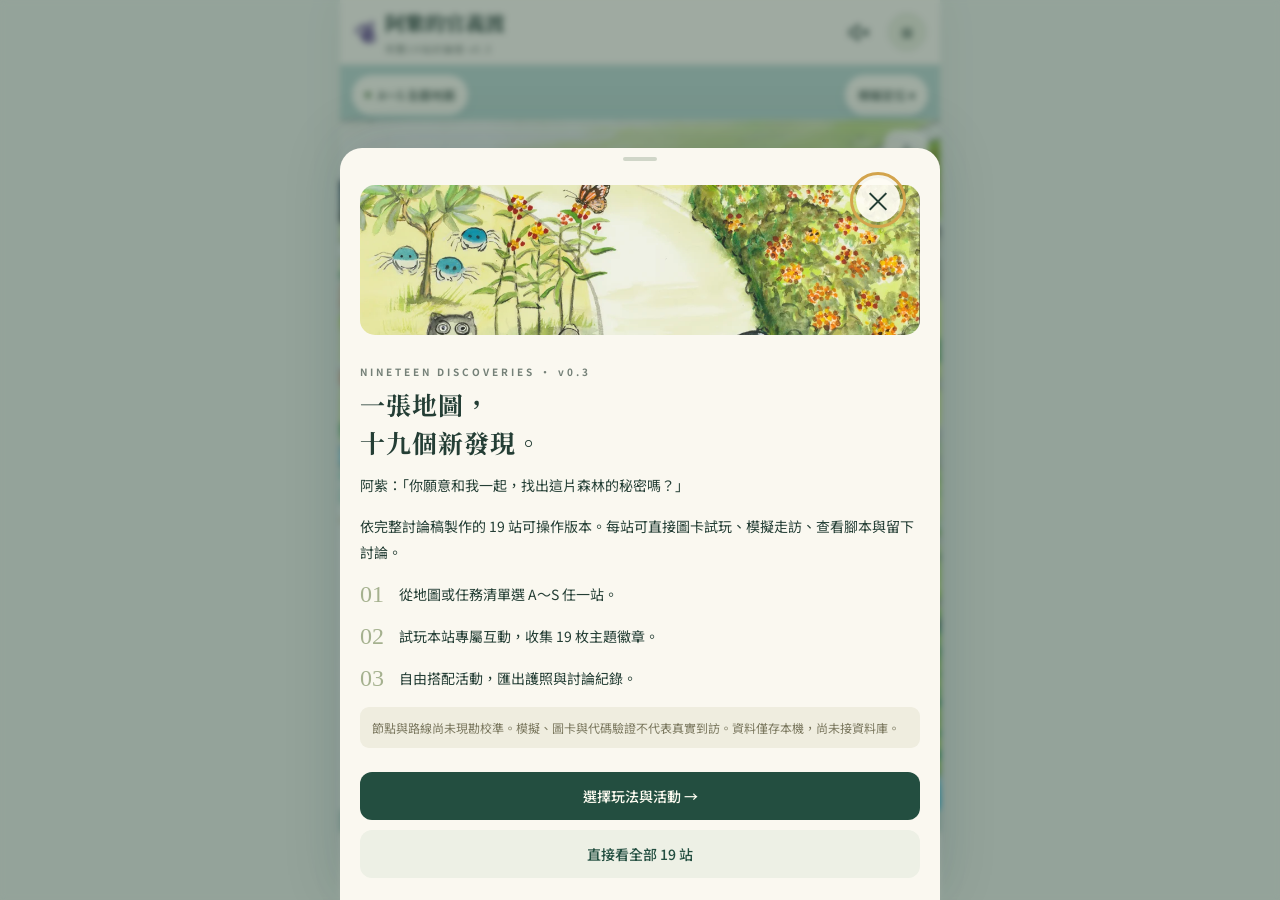
<file: index.html>
<!doctype html>
<html lang="zh-Hant"><head><meta charset="UTF-8"><meta name="viewport" content="width=device-width,initial-scale=1,viewport-fit=cover,interactive-widget=resizes-content"><meta name="theme-color" content="#234e40"><title>阿紫的官義渡 · 生態探索</title><link rel="stylesheet" href="style.css?v=3"><link rel="stylesheet" href="mobile.css?v=3"><link rel="stylesheet" href="full19.css?v=3"></head>
<body>
<main id="app"><header><button class="brand" id="brand" aria-label="關於這段旅程"><span class="brand-mark">❦</span><span>阿紫的官義渡<small>完整19站討論版 v0.3</small></span></button><button id="sound" class="icon-btn" aria-label="開啟音效"></button><button id="profile" class="avatar" aria-label="個人設定">旅</button></header>
<div class="view" id="mapView"><div class="map-top"><span class="pill"><i></i> A～S 全園地圖</span><button class="pill" id="modeBtn">模擬定位 ▾</button></div><div id="mapViewport" aria-label="可拖曳縮放的園區手繪地圖"><div id="world"><img id="mapImage" src="assets/map.webp" alt="官義渡生態園區水彩手繪全景圖" draggable="false"><svg id="routeSvg" viewBox="0 0 1200 832" aria-hidden="true"></svg><div id="markers"></div><div id="player"><div class="player-ring"></div><span>●</span><small>我在這裡</small></div></div></div><div class="map-side"><button id="zoomIn" aria-label="放大地圖">＋</button><button id="zoomOut" aria-label="縮小地圖">−</button><button id="locate" aria-label="回到我的位置">◎</button><button id="fit" aria-label="查看全園區">⛶</button></div><div class="map-legend" id="locationStatus">模擬探索 · 點選節點開始旅程</div><article id="missionCard" class="mission-card"></article></div>
<section class="view page hidden" id="tasksView"></section><section class="view page hidden" id="wikiView"></section><section class="view page hidden" id="passportView"></section>
<nav><button class="active" data-tab="map"><span data-icon="map"></span>地圖</button><button data-tab="tasks"><span data-icon="flag"></span>任務</button><button data-tab="wiki"><span data-icon="leaf"></span>共筆</button><button data-tab="passport"><span data-icon="book"></span>護照<span id="badgeDot"></span></button></nav></main>
<div id="overlay" class="overlay hidden"><section class="sheet" role="dialog" aria-modal="true" aria-labelledby="sheetTitle"><div class="sheet-grip"></div><button id="closeSheet" class="close" aria-label="關閉視窗">×</button><div id="sheetContent"></div></section></div><div id="toast" role="status"></div><canvas id="confetti"></canvas><script src="trail-data.js?v=3"></script><script src="game-rules.js?v=3"></script><script src="app.js?v=3"></script><script src="full19.js?v=3"></script></body></html>
</file>
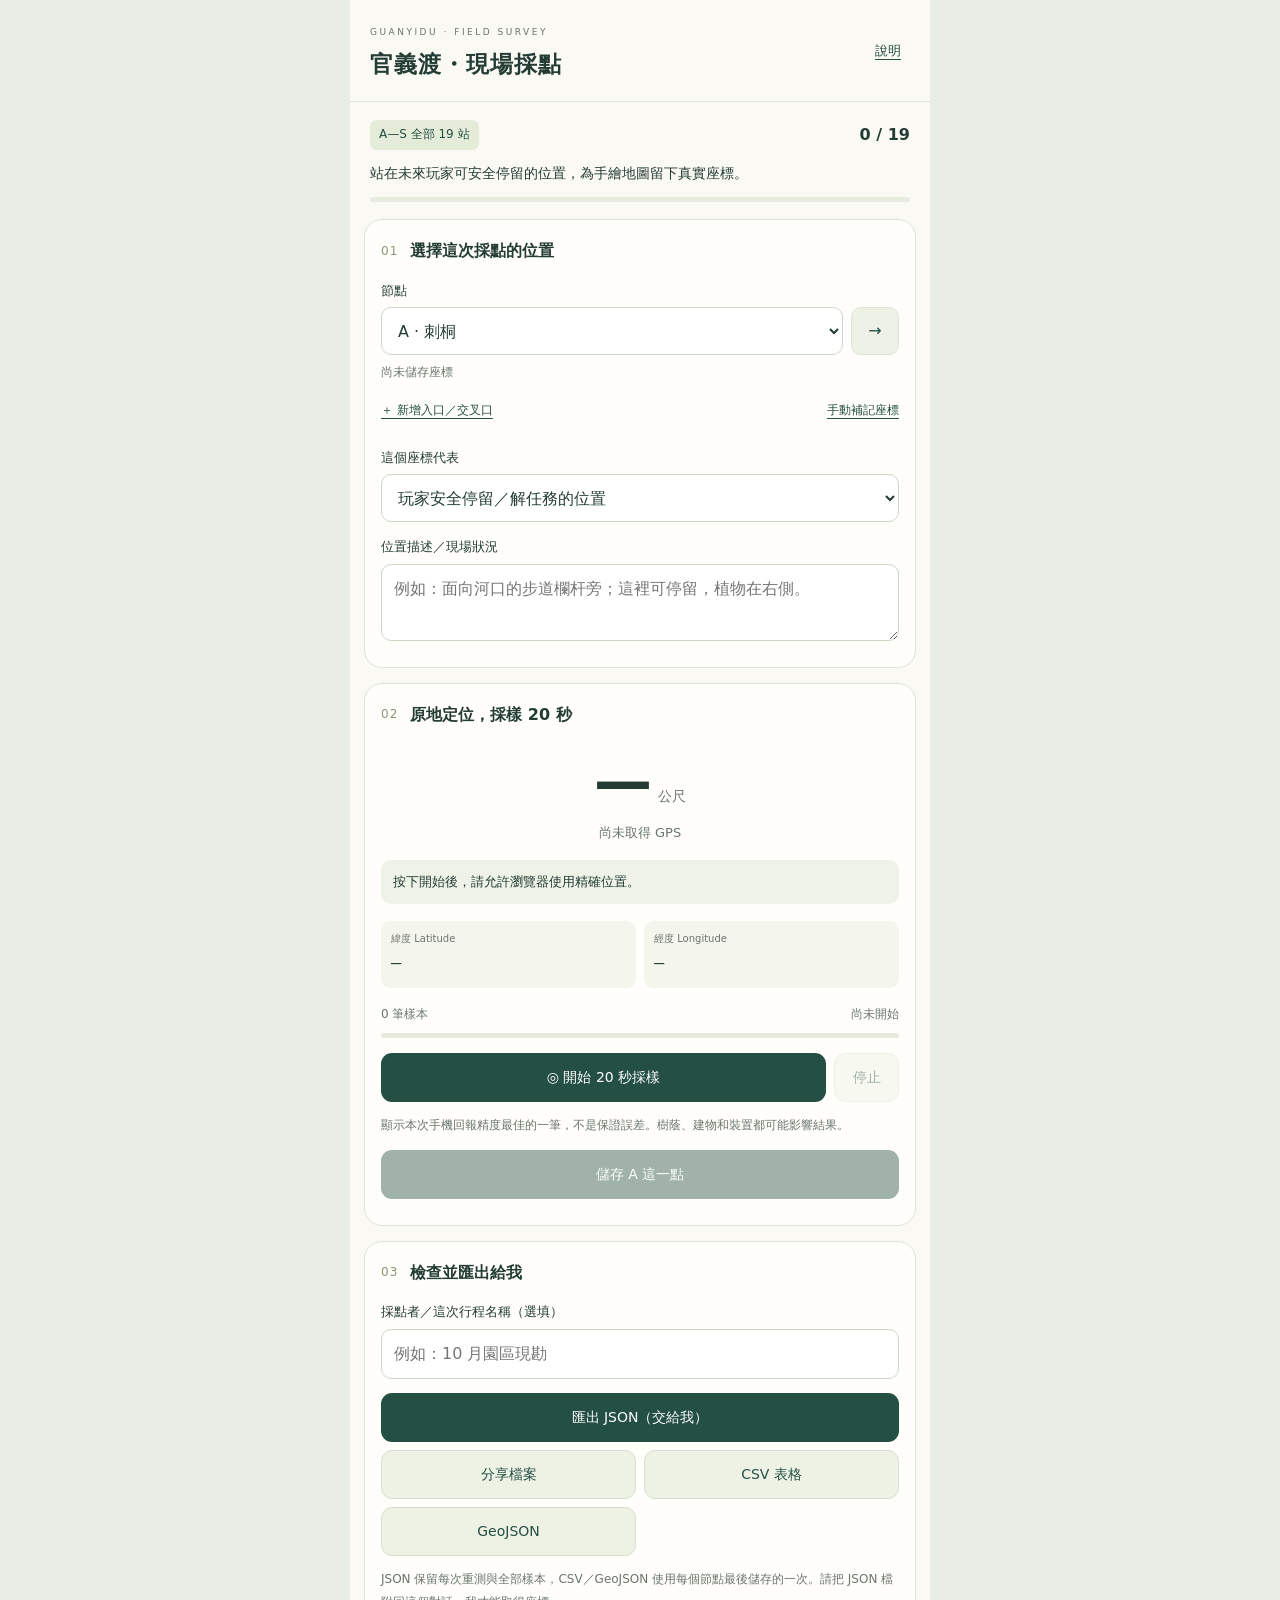
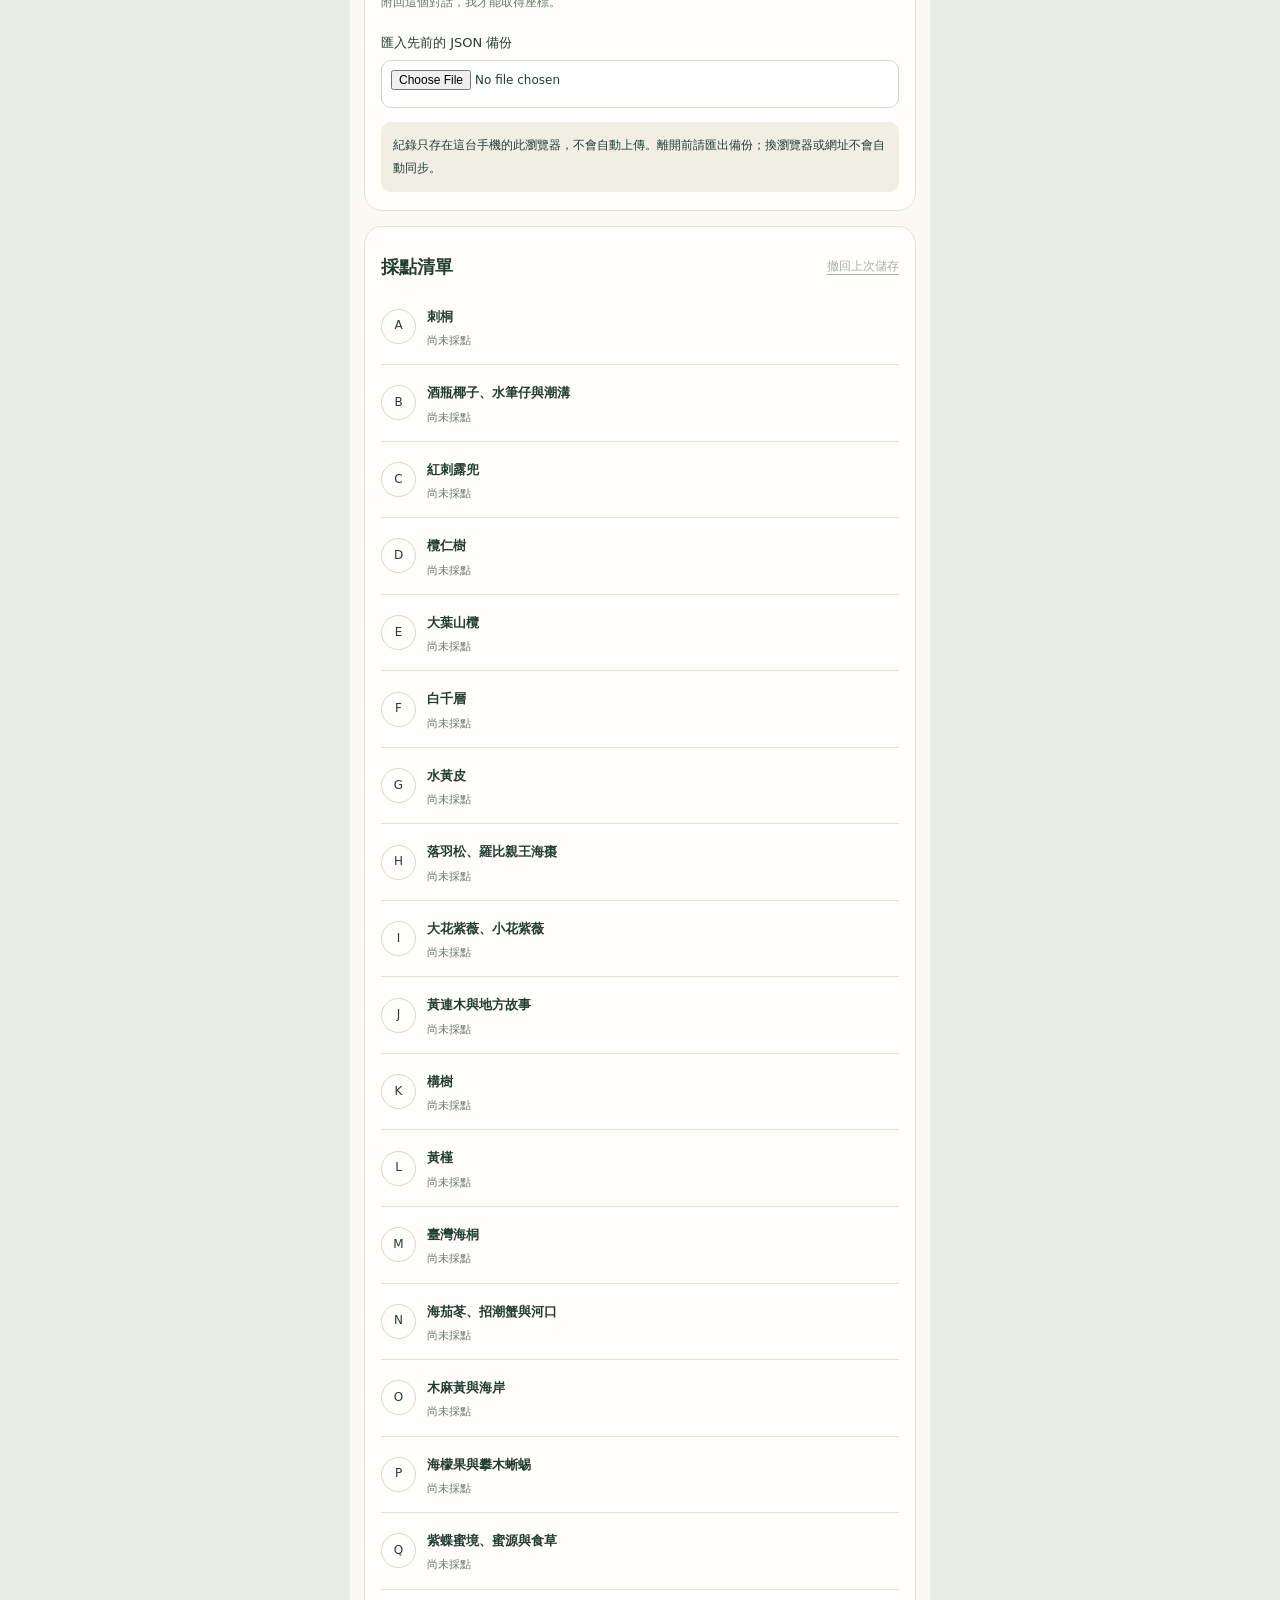
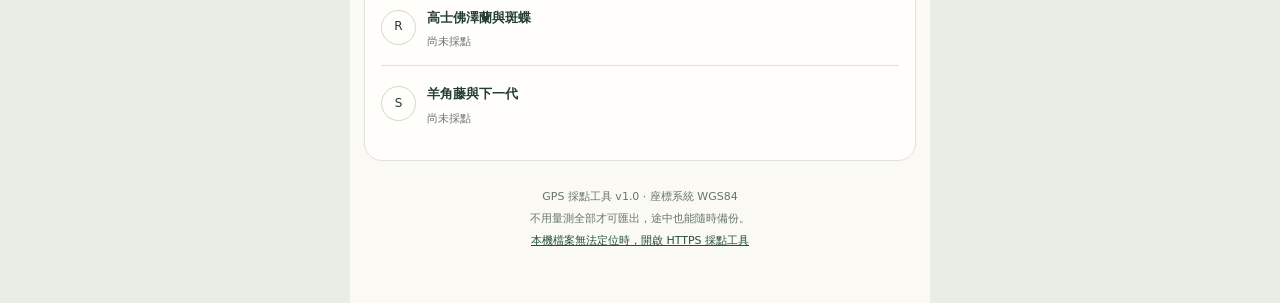
<file: GPS.html>
﻿<!doctype html><html lang="zh-Hant"><head><meta charset="utf-8"><meta name="viewport" content="width=device-width,initial-scale=1,viewport-fit=cover,interactive-widget=resizes-content"><meta name="theme-color" content="#244f43"><title>官義渡｜現場 GPS 採點工具</title><style>
:root{--green:#244f43;--ink:#233d34;--muted:#68766c;--paper:#faf9f3;--line:#dce4d8;--gold:#b0833d}*{box-sizing:border-box}html{-webkit-text-size-adjust:100%;text-size-adjust:100%}body{margin:0;font-family:system-ui,-apple-system,'Noto Sans TC',sans-serif;background:#e8eee5;color:var(--ink);line-height:1.65}button,input,textarea,select{font:inherit}button{cursor:pointer;touch-action:manipulation}button:disabled{opacity:.43;cursor:default}button:focus-visible,a:focus-visible,input:focus-visible,select:focus-visible,textarea:focus-visible{outline:3px solid #b69a6c;outline-offset:2px}header{max-width:580px;margin:auto;display:flex;align-items:center;justify-content:space-between;gap:12px;background:var(--paper);padding:calc(17px + env(safe-area-inset-top,0px)) 20px 17px;border-bottom:1px solid var(--line)}h1{font-size:23px;font-weight:650;letter-spacing:1px;margin:3px 0 0}h2{font-size:18px;margin:0}.eyebrow{font-size:9px;letter-spacing:2.5px;color:var(--muted)}main{max-width:580px;margin:auto;background:var(--paper);padding:18px 14px calc(30px + env(safe-area-inset-bottom,0px));min-height:100dvh}.intro{padding:0 6px 17px}.intro p{font-size:14px;margin:12px 0}.split{display:flex;align-items:center;justify-content:space-between;gap:8px}.tag{background:#e4ecd9;color:var(--green);font-size:12px;padding:5px 9px;border-radius:7px}.card{background:#fffefa;border:1px solid var(--line);border-radius:18px;padding:18px 16px;margin-bottom:15px;min-width:0}.step{font-size:12px;letter-spacing:1px;color:#8a9878;margin-bottom:15px;display:flex;gap:12px;align-items:center}.step span{font-size:16px;letter-spacing:0;font-weight:650;color:var(--ink)}label{display:block;font-size:13px;margin:14px 0 6px}input:not([type=checkbox]),textarea,select{width:100%;min-height:48px;border:1px solid #cdd8c7;border-radius:10px;background:#fff;color:var(--ink);font-size:16px;padding:11px 12px;max-width:100%;min-width:0}textarea{resize:vertical;line-height:1.65}.select-row{display:flex;gap:8px}.select-row select{flex:1;width:0}.square{min-width:48px;height:48px;border:1px solid var(--line);border-radius:10px;background:#eef2e6;color:var(--green)}.subrow{margin-top:6px;flex-wrap:wrap}.text-btn,.quiet{border:0;background:none;color:var(--green);min-height:44px;padding:8px 0;font-size:12px;text-decoration:underline;text-underline-offset:4px}.quiet{min-width:44px;font-size:13px}.muted{font-size:12px;color:var(--muted);margin-top:8px;overflow-wrap:anywhere}.primary,.secondary{border:1px solid transparent;min-height:49px;padding:12px 13px;border-radius:11px;font-size:14px;line-height:1.5;text-align:center}.primary{background:var(--green);color:#fff}.secondary{background:#edf2e5;color:var(--green);border-color:#d6e0ce}.full{width:100%;margin-top:13px}.actions{display:flex;gap:8px;margin-top:15px}.actions .primary{flex:1}.actions .secondary{min-width:65px}.accuracy{text-align:center;font-size:58px;font-weight:600;letter-spacing:-2px;line-height:1.25;margin-top:17px;font-variant-numeric:tabular-nums}.accuracy small{font-size:14px;letter-spacing:0;font-weight:400;margin-left:8px;color:var(--muted)}.accuracy-caption{text-align:center;font-size:13px;color:var(--muted);margin:4px 0 17px}.location-card.good .accuracy{color:#2f6c3d}.location-card.poor .accuracy{color:#9d6f29}.status{padding:10px 12px;background:#eef2e7;border-radius:10px;font-size:13px;line-height:1.8;overflow-wrap:anywhere}.coordinates{margin:17px 0;display:grid;grid-template-columns:1fr 1fr;gap:8px}.coordinates div{background:#f4f5ed;border-radius:9px;padding:10px;min-width:0}dt{font-size:10px;color:var(--muted);margin-bottom:3px}dd{margin:0;font-family:ui-monospace,monospace;font-size:17px;overflow-wrap:anywhere}.sample-row{display:flex;justify-content:space-between;font-size:12px;color:var(--muted);margin:8px 0}.bar{height:5px;background:#e7ebdf;border-radius:5px;overflow:hidden}.bar i{display:block;width:0;height:100%;background:#86a16b;transition:width .3s}.footnote{font-size:12px;color:var(--muted);line-height:1.9;margin:12px 0 0}.check{display:flex;gap:10px;align-items:flex-start;background:#f6ecd9;border-radius:9px;padding:11px;line-height:1.8}.check input{width:20px;height:20px;flex-shrink:0;margin:3px 0 0;accent-color:var(--green)}.export-actions{display:grid;grid-template-columns:1fr 1fr;gap:8px;margin-top:14px}.export-actions>button:first-child{grid-column:1/-1}.notice{font-size:12px;line-height:1.9;background:#f1efe4;padding:12px;border-radius:10px;margin-top:14px}.notice.error{background:#f6e9df;color:#8b4d2d}.import-label{font-size:13px;margin-top:18px}.import-label input{font-size:12px!important;padding:9px!important;margin-top:7px}.point-row{padding:14px 0;border-bottom:1px solid var(--line);display:flex;gap:11px;align-items:center}.point-row:last-child{border-bottom:0}.point-code{width:35px;height:35px;flex-shrink:0;border:1px solid #cfdbc6;border-radius:50%;display:grid;place-items:center;font-size:12px}.point-row.saved .point-code{background:#dfeacf;border-color:#dfeacf}.point-row>button{flex:1;text-align:left;border:0;background:none;padding:0;min-height:44px;color:inherit;min-width:0}.point-row strong{font-size:13px;font-weight:600}.point-row small{display:block;font-size:11px;color:var(--muted);margin-top:3px;overflow-wrap:anywhere}.point-row .view-record{font-size:12px;flex:0 0 auto;min-width:44px;color:var(--green);text-decoration:underline}.footer{text-align:center;font-size:11px;color:var(--muted);line-height:2;padding:10px}.footer a{color:var(--green)}dialog{width:calc(100% - 28px);max-width:520px;max-height:90dvh;border:1px solid var(--line);border-radius:20px;padding:22px 18px;color:var(--ink);background:var(--paper);overflow:auto;overscroll-behavior:contain}dialog::backdrop{background:#18362c88}dialog h2{font-size:22px;margin-bottom:13px}dialog p,dialog li{font-size:14px;line-height:1.9}dialog ol{padding-left:22px}.record{border-bottom:1px solid var(--line);padding:14px 0}.record pre{white-space:pre-wrap;font-size:13px;overflow-wrap:anywhere;background:#eef2e7;padding:12px;border-radius:10px}.hidden{display:none!important}#toast{position:fixed;left:50%;bottom:calc(25px + env(safe-area-inset-bottom,0px));transform:translate(-50%,10px);padding:12px 17px;background:#234c40f5;color:#fff;border-radius:12px;font-size:14px;max-width:90%;width:max-content;z-index:30;opacity:0;pointer-events:none;transition:.2s;line-height:1.7}#toast.show{opacity:1;transform:translate(-50%,0)}.warning{color:#9d6f29}a{overflow-wrap:anywhere}@media(max-width:359px){header{padding-left:14px;padding-right:14px}h1{font-size:20px}main{padding-left:10px;padding-right:10px}.card{padding:16px 12px}.coordinates{grid-template-columns:1fr}dd{font-size:19px}.step span{font-size:15px}.export-actions{grid-template-columns:1fr}.accuracy{font-size:51px}}@media(prefers-reduced-motion:reduce){*{transition:none!important}}

</style></head><body>
<header><div><span class="eyebrow">GUANYIDU · FIELD SURVEY</span><h1>官義渡・現場採點</h1></div><button id="helpBtn" class="quiet" aria-label="操作說明">說明</button></header>
<main><section class="intro"><div class="split"><span class="tag">A—S 全部 19 站</span><strong id="progress">0 / 19</strong></div><p>站在未來玩家可安全停留的位置，為手繪地圖留下真實座標。</p><div class="bar"><i id="progressBar"></i></div></section>
<section class="card"><div class="step">01 <span>選擇這次採點的位置</span></div><label for="pointSelect">節點</label><div class="select-row"><select id="pointSelect"></select><button id="nextPoint" class="square" aria-label="下一個未採集節點">→</button></div><div id="pointStatus" class="muted"></div><div class="split subrow"><button id="addPoint" class="text-btn">＋ 新增入口／交叉口</button><button id="manualBtn" class="text-btn">手動補記座標</button></div><label for="roleSelect">這個座標代表</label><select id="roleSelect"><option value="task-standing">玩家安全停留／解任務的位置</option><option value="plant-reference">植物或地標的參考位置</option><option value="path-junction">步道交叉口</option><option value="entrance">入口／出口</option><option value="other">其他（請備註）</option></select><label for="pointNote">位置描述／現場狀況</label><textarea id="pointNote" rows="2" maxlength="3000" placeholder="例如：面向河口的步道欄杆旁；這裡可停留，植物在右側。"></textarea></section>
<section class="card location-card"><div class="step">02 <span>原地定位，採樣 20 秒</span></div><div class="accuracy" id="accuracy">—<small>公尺</small></div><div class="accuracy-caption" id="quality">尚未取得 GPS</div><div id="gpsStatus" class="status" role="status">按下開始後，請允許瀏覽器使用精確位置。</div><dl class="coordinates"><div><dt>緯度 Latitude</dt><dd id="latitude">—</dd></div><div><dt>經度 Longitude</dt><dd id="longitude">—</dd></div></dl><div class="sample-row"><span id="sampleCount">0 筆樣本</span><span id="elapsed">尚未開始</span></div><div class="bar"><i id="sampleProgress"></i></div><div class="actions"><button id="startGPS" class="primary">◎ 開始 20 秒採樣</button><button id="stopGPS" class="secondary" disabled>停止</button></div><p class="footnote">顯示本次手機回報精度最佳的一筆，不是保證誤差。樹蔭、建物和裝置都可能影響結果。</p><label class="check hidden" id="lowAccuracyRow"><input type="checkbox" id="acceptLow">我知道精度較差／來源為手動，仍要保留並註記</label><button id="savePoint" class="primary full" disabled>儲存這一點</button><div id="saveStatus" class="muted" role="status"></div></section>
<section class="card"><div class="step">03 <span>檢查並匯出給我</span></div><label for="operator">採點者／這次行程名稱（選填）</label><input id="operator" maxlength="100" placeholder="例如：10 月園區現勘"><div class="export-actions"><button id="exportJSON" class="primary">匯出 JSON（交給我）</button><button id="shareJSON" class="secondary">分享檔案</button><button id="exportCSV" class="secondary">CSV 表格</button><button id="exportGeo" class="secondary">GeoJSON</button></div><p class="footnote">JSON 保留每次重測與全部樣本，CSV／GeoJSON 使用每個節點最後儲存的一次。請把 JSON 檔附回這個對話，我才能取得座標。</p><label for="importFile" class="import-label">匯入先前的 JSON 備份<input id="importFile" type="file" accept=".json,application/json"></label><div id="storageStatus" class="notice">紀錄只存在這台手機的此瀏覽器，不會自動上傳。離開前請匯出備份；換瀏覽器或網址不會自動同步。</div></section>
<section class="card"><div class="split"><h2>採點清單</h2><button id="undoSave" class="text-btn" disabled>撤回上次儲存</button></div><div id="pointList"></div></section><p class="footer">GPS 採點工具 v1.0 · 座標系統 WGS84<br>不用量測全部才可匯出，途中也能隨時備份。<br><a href="https://azih-ecotrail-1024.cheeryamber5.chatgpt.site/survey.html">本機檔案無法定位時，開啟 HTTPS 採點工具</a></p></main>
<dialog id="dialog"><div id="dialogBody"></div><form method="dialog"><button class="secondary full">關閉</button></form></dialog><div id="toast" role="status"></div>
<script>
(function(root,factory){const api=factory();if(typeof module==='object'&&module.exports)module.exports=api;else root.SurveyCore=api})(typeof globalThis!=='undefined'?globalThis:this,function(){
'use strict';
const schema='guanyidu-survey/1';
const points=[['A','刺桐'],['B','酒瓶椰子、水筆仔與潮溝'],['C','紅刺露兜'],['D','欖仁樹'],['E','大葉山欖'],['F','白千層'],['G','水黃皮'],['H','落羽松、羅比親王海棗'],['I','大花紫薇、小花紫薇'],['J','黃連木與地方故事'],['K','構樹'],['L','黃槿'],['M','臺灣海桐'],['N','海茄苳、招潮蟹與河口'],['O','木麻黃與海岸'],['P','海檬果與攀木蜥蜴'],['Q','紫蝶蜜境、蜜源與食草'],['R','高士佛澤蘭與斑蝶'],['S','羊角藤與下一代']].map(([id,name])=>({id,name,kind:'story'}));
function coord(lat,lon){return Number.isFinite(lat)&&Number.isFinite(lon)&&lat>=-90&&lat<=90&&lon>=-180&&lon<=180}
function validSample(s){return s&&coord(s.latitude,s.longitude)&&Number.isFinite(s.accuracyMeters)&&s.accuracyMeters>=0&&Number.isFinite(s.timestamp)}
function sample(position){const c=position.coords;const s={latitude:c.latitude,longitude:c.longitude,accuracyMeters:c.accuracy,timestamp:position.timestamp};if(!validSample(s))throw Error('無效定位資料');return s}
function best(samples){return samples.filter(validSample).slice().sort((a,b)=>a.accuracyMeters-b.accuracyMeters||b.timestamp-a.timestamp)[0]||null}
function quality(a){return a===null?'未提供精度':a<=10?'較佳':a<=20?'可參考':'建議重測'}
function distance(a,b){const r=Math.PI/180,dlat=(b.latitude-a.latitude)*r,dlon=(b.longitude-a.longitude)*r;const v=Math.sin(dlat/2)**2+Math.cos(a.latitude*r)*Math.cos(b.latitude*r)*Math.sin(dlon/2)**2;return 6371008.8*2*Math.asin(Math.sqrt(Math.min(1,v)))}
function spread(samples){const b=best(samples);return b?samples.reduce((m,s)=>Math.max(m,distance(b,s)),0):0}
function validRecord(r){return r&&typeof r.id==='string'&&r.id.length<150&&typeof r.pointId==='string'&&coord(r.latitude,r.longitude)&&['browser-geolocation','manual'].includes(r.captureMode)&&(r.accuracyMeters===null||(Number.isFinite(r.accuracyMeters)&&r.accuracyMeters>=0))&&typeof r.savedAt==='string'&&Number.isFinite(Date.parse(r.savedAt))&&typeof r.note==='string'&&r.note.length<=3000&&typeof r.siteRole==='string'&&Array.isArray(r.samples)&&r.samples.length<=1000&&r.samples.every(validSample)&&(r.captureMode!=='browser-geolocation'||(r.samples.length>0&&r.samples.some(s=>s.latitude===r.latitude&&s.longitude===r.longitude&&s.accuracyMeters===r.accuracyMeters&&s.timestamp===r.gpsTimestamp)))}
function validate(data){if(!data||data.schema!==schema||!Array.isArray(data.points)||!Array.isArray(data.records)||data.points.length<19||data.points.length>500||data.records.length>20000)throw Error('不是此工具的有效採點檔');const ids=new Set();for(const p of data.points){if(!p||typeof p.id!=='string'||!/^[A-Za-z0-9_-]{1,40}$/.test(p.id)||typeof p.name!=='string'||p.name.length<1||p.name.length>100||ids.has(p.id))throw Error('節點資料有誤');ids.add(p.id)}if(points.some(p=>!ids.has(p.id)))throw Error('缺少 A～S 節點');const rs=new Set();for(const r of data.records){if(!validRecord(r)||!ids.has(r.pointId)||rs.has(r.id))throw Error('採點紀錄有誤');rs.add(r.id)}return true}
function latestRecords(data){return data.points.map(p=>data.records.filter(r=>r.pointId===p.id).slice().sort((a,b)=>Date.parse(b.savedAt)-Date.parse(a.savedAt))[0]).filter(Boolean)}
function snapshot(data){validate(data);return {...data,exportedAt:new Date().toISOString(),coordinateReference:'WGS84 (browser Geolocation latitude/longitude)',representativePolicy:'Each GPS record uses the sample with smallest reported accuracyMeters; latest saved record selected per point.',selectedRecordIds:latestRecords(data).map(r=>r.id)}}
function geojson(data){return {type:'FeatureCollection',name:'官義渡現場採點',features:latestRecords(data).map(r=>({type:'Feature',geometry:{type:'Point',coordinates:[r.longitude,r.latitude]},properties:{pointId:r.pointId,pointName:data.points.find(p=>p.id===r.pointId)?.name,accuracyMeters:r.accuracyMeters,captureMode:r.captureMode,savedAt:r.savedAt,siteRole:r.siteRole,note:r.note,sampleCount:r.samples.length,recordId:r.id}}))}}
function csv(data){const rows=[['節點代碼','節點名稱','緯度_WGS84','經度_WGS84','手機回報精度_公尺','來源','位置用途','採樣數','儲存時間','備註'],...latestRecords(data).map(r=>[r.pointId,data.points.find(p=>p.id===r.pointId)?.name,r.latitude,r.longitude,r.accuracyMeters??'',r.captureMode,r.siteRole,r.samples.length,r.savedAt,r.note])];return '\ufeff'+rows.map(row=>row.map(v=>{let s=String(v);if(/^[=+\-@\t\r]/.test(s)&&typeof v!=='number')s="'"+s;return '"'+s.replace(/"/g,'""')+'"'}).join(',')).join('\r\n')}
return {schema,points,coord,sample,validSample,best,quality,distance,spread,validate,snapshot,latestRecords,geojson,csv};
});

</script><script>
'use strict';
const C=SurveyCore,$=s=>document.querySelector(s),$$=s=>[...document.querySelectorAll(s)],KEY='guanyidu-field-survey-v1';
const esc=v=>String(v??'').replace(/[&<>"']/g,c=>({'&':'&amp;','<':'&lt;','>':'&gt;','"':'&quot;',"'":'&#39;'}[c]));
const uid=()=>window.crypto?.randomUUID?.()||('rec-'+Date.now().toString(36)+'-'+Math.random().toString(36).slice(2));
const nowText=v=>new Date(v).toLocaleString('zh-TW',{hour12:false});
let data={schema:C.schema,sessionId:uid(),createdAt:new Date().toISOString(),operator:'',points:C.points.map(p=>({...p})),records:[],notes:{},roles:{}};
let storageBroken=false,storageError='',rawBackup='';
try{rawBackup=localStorage.getItem(KEY)||'';if(rawBackup){const loaded=JSON.parse(rawBackup);C.validate(loaded);data={...data,...loaded,notes:loaded.notes&&typeof loaded.notes==='object'?loaded.notes:{},roles:loaded.roles&&typeof loaded.roles==='object'?loaded.roles:{}}}}catch{storageBroken=true;storageError='原有資料無法讀取，為避免覆蓋，暫停本機寫入。新採點仍可匯出；請先備份原始資料。'}
let selected=data.points.find(p=>!data.records.some(r=>r.pointId===p.id))?.id||'A';
let session=null,watchId=null,ticker=null,running=false,generation=0,undoId=null,savedSession=null;
function toast(t){$('#toast').textContent=t;$('#toast').classList.add('show');clearTimeout(toast.t);toast.t=setTimeout(()=>$('#toast').classList.remove('show'),3500)}
function persist(){if(storageBroken){renderStorage();return false}try{localStorage.setItem(KEY,JSON.stringify(data));storageError='';renderStorage();return true}catch{storageError='本機儲存失敗，可能是無痕模式或空間不足。請立即匯出 JSON，關閉頁面可能遺失資料。';renderStorage();return false}}
function renderStorage(){const e=$('#storageStatus');e.textContent=storageError||'紀錄只存在這台手機的此瀏覽器，不會自動上傳。離開前請匯出備份；換瀏覽器或網址不會自動同步。';e.classList.toggle('error',!!storageError);if(storageBroken&&rawBackup){const b=document.createElement('button');b.className='text-btn';b.textContent='下載無法讀取的原始備份';b.onclick=()=>download(new Blob([rawBackup],{type:'application/json'}),'採點原始資料備份.json');e.append(document.createElement('br'),b)}}
function point(){return data.points.find(p=>p.id===selected)}
function records(id){return data.records.filter(r=>r.pointId===id).slice().sort((a,b)=>Date.parse(b.savedAt)-Date.parse(a.savedAt))}
function render(){const p=point(),completed=C.points.filter(p=>records(p.id).length).length;$('#progress').textContent=`${completed} / 19`;$('#progressBar').style.width=completed/19*100+'%';$('#pointSelect').innerHTML=data.points.map(p=>`<option value="${esc(p.id)}" ${p.id===selected?'selected':''}>${esc(p.id)} · ${esc(p.name)}${records(p.id).length?' ✓':''}</option>`).join('');const rs=records(selected),last=rs[0];$('#pointStatus').textContent=last?`已儲存 ${rs.length} 次 · 最新 ${last.latitude.toFixed(7)}, ${last.longitude.toFixed(7)} · ${last.accuracyMeters===null?'手動補記':`回報精度 ±${last.accuracyMeters.toFixed(1)}m`}`:'尚未儲存座標';$('#pointNote').value=typeof data.notes?.[selected]==='string'?data.notes[selected]:'';$('#roleSelect').value=typeof data.roles?.[selected]==='string'?data.roles[selected]:'task-standing';if(!$('#roleSelect').value)$('#roleSelect').value='task-standing';$('#operator').value=typeof data.operator==='string'?data.operator:'';$('#pointList').innerHTML=data.points.map(p=>{const rs=records(p.id),r=rs[0];return `<div class="point-row ${r?'saved':''}"><span class="point-code">${esc(p.id)}</span><button data-select="${esc(p.id)}"><strong>${esc(p.name)}</strong><small>${r?`${r.latitude.toFixed(7)}, ${r.longitude.toFixed(7)}<br>${r.accuracyMeters===null?'手動':`±${r.accuracyMeters.toFixed(1)}m`} · ${rs.length} 次紀錄`:'尚未採點'}</small></button>${r?`<button class="view-record" data-record="${esc(p.id)}">查看</button>`:''}</div>`}).join('');$$('[data-select]').forEach(b=>b.onclick=()=>{selectPoint(b.dataset.select);window.scrollTo({top:0,behavior:matchMedia('(prefers-reduced-motion: reduce)').matches?'auto':'smooth'})});$$('[data-record]').forEach(b=>b.onclick=()=>showRecords(b.dataset.record));$('#undoSave').disabled=!undoId;renderStorage();renderCapture()}
function selectPoint(id){if(!data.points.some(p=>p.id===id))return;stop(false);selected=id;session=null;savedSession=null;$('#acceptLow').checked=false;$('#saveStatus').textContent='';$('#gpsStatus').textContent='已選擇 '+point().name+'。到現場站定後再開始採樣。';render()}
function resetCapture(){session=null;savedSession=null;$('#acceptLow').checked=false;$('#saveStatus').textContent='';renderCapture()}
function currentBest(){if(!session||session.pointId!==selected)return null;return session.manual||C.best(session.samples)}
function renderCapture(){const b=currentBest(),accuracy=b?.accuracyMeters??null;$('#latitude').textContent=b?b.latitude.toFixed(7):'—';$('#longitude').textContent=b?b.longitude.toFixed(7):'—';$('#accuracy').innerHTML=(b&&accuracy!==null?'±'+accuracy.toFixed(1):'—')+'<small>公尺</small>';$('#quality').textContent=b?(session.manual?'手動補記 · 不是本次手機定位':C.quality(accuracy)):'尚未取得 GPS';$('.location-card').classList.toggle('good',!!b&&accuracy!==null&&accuracy<=10);$('.location-card').classList.toggle('poor',!!b&&(accuracy===null||accuracy>20));$('#sampleCount').textContent=session?.manual?'手動來源':`${session?.samples.length||0} 筆樣本`;let seconds=session?Math.min(20,Math.max(0,((session.endedAt||Date.now())-session.startedAt)/1000)):0;$('#elapsed').textContent=session?(running?`採樣中 ${Math.floor(seconds)} / 20 秒`:session.manual?'請確認後儲存':`已停止 · ${Math.floor(seconds)} 秒`):'尚未開始';$('#sampleProgress').style.width=(seconds/20*100)+'%';$('#startGPS').disabled=running;$('#stopGPS').disabled=!running;const low=!!b&&(accuracy===null||accuracy>20);$('#lowAccuracyRow').classList.toggle('hidden',!low);$('#savePoint').disabled=running||!b||savedSession===session?.id||(low&&!$('#acceptLow').checked);$('#savePoint').textContent=savedSession===session?.id?'本次座標已儲存':'儲存 '+selected+' 這一點'}
function stop(announce=true){generation++;if(watchId!==null){navigator.geolocation?.clearWatch(watchId);watchId=null}clearInterval(ticker);ticker=null;const wasRunning=running;running=false;if(session&&!session.endedAt)session.endedAt=Date.now();if(announce&&wasRunning){const b=currentBest();$('#gpsStatus').textContent=b?`採樣結束，保留 ${session.samples.length} 筆。代表座標採用手機回報精度最佳的一筆。${C.spread(session.samples)>20?'本次位置分散較大，建議再測。':''}`:'沒有取得有效位置。請確認定位權限，移到視野較開闊的安全位置後重試。'}renderCapture()}
function start(){if(!window.isSecureContext){$('#gpsStatus').textContent='此瀏覽器不允許從本機檔案定位。請將本 HTML 放到 HTTPS 網站，或使用先前的採點工具網址。';return}if(!navigator.geolocation){$('#gpsStatus').textContent='此瀏覽器沒有提供定位功能，請改用手機 Safari／Chrome 開啟。';return}stop(false);resetCapture();session={id:uid(),pointId:selected,startedAt:Date.now(),endedAt:null,samples:[],manual:null};running=true;const token=++generation;$('#gpsStatus').textContent='正在請求精確位置。請留在原地，採樣 20 秒；若權限詢問出現，請選擇允許。';renderCapture();ticker=setInterval(()=>{if(!running)return;if(Date.now()-session.startedAt>=20000){stop(true);return}renderCapture()},250);try{watchId=navigator.geolocation.watchPosition(p=>{if(token!==generation||!running)return;let s;try{s=C.sample(p)}catch{return}if(s.timestamp<session.startedAt-2000||Date.now()-s.timestamp>10000||s.timestamp>Date.now()+2000)return;if(session.samples.some(v=>v.timestamp===s.timestamp&&v.latitude===s.latitude&&v.longitude===s.longitude))return;session.samples.push(s);const b=C.best(session.samples);$('#gpsStatus').textContent=`已取得 ${session.samples.length} 筆，本次最佳回報精度 ±${b.accuracyMeters.toFixed(1)}m。請繼續原地等待，不要邊走邊採樣。`;renderCapture()},e=>{if(token!==generation)return;if(e.code===1){stop(false);$('#gpsStatus').textContent='定位權限未開放。請到這個網站的權限設定允許位置，並開啟精確位置，再按開始。'}else{$('#gpsStatus').textContent=e.code===3?'定位逾時，正在等待有效樣本；採樣結束後可重試。':'目前無法取得位置。請檢查手機定位服務與訊號，再重試。'}},{enableHighAccuracy:true,maximumAge:0,timeout:12000})}catch{stop(false);$('#gpsStatus').textContent='定位功能未能啟動，請確認使用安全網址及瀏覽器權限。'}}
function savePoint(){const b=currentBest();if(!b||running||session.pointId!==selected||savedSession===session.id)return;if(!session.manual&&Date.now()-b.timestamp>300000){toast('這筆位置已超過 5 分鐘，請重新採樣');return}if((b.accuracyMeters===null||b.accuracyMeters>20)&&!$('#acceptLow').checked){toast('請確認精度提醒後再儲存');return}const p=point();const r={id:uid(),pointId:p.id,pointName:p.name,captureMode:session.manual?'manual':'browser-geolocation',latitude:b.latitude,longitude:b.longitude,accuracyMeters:b.accuracyMeters,gpsTimestamp:session.manual?null:b.timestamp,savedAt:new Date().toISOString(),startedAt:new Date(session.startedAt).toISOString(),durationSeconds:session.manual?0:Math.max(0,((session.endedAt||Date.now())-session.startedAt)/1000),coordinateReference:'WGS84',siteRole:$('#roleSelect').value,note:$('#pointNote').value.trim(),samples:session.samples.map(s=>({...s})),sampleSpreadMeters:session.samples.length?C.spread(session.samples):null};data.records.push(r);data.notes[selected]=r.note;data.roles[selected]=r.siteRole;savedSession=session.id;undoId=r.id;const persisted=persist();render();$('#saveStatus').textContent=persisted?`${p.id} 已儲存在本機 · ${nowText(r.savedAt)}。可前往下一點。`:'本次座標只保留在頁面記憶體，請立即匯出 JSON 備份。';toast(persisted?'已儲存 '+p.id+' 的座標':'尚未寫入本機，請立即匯出備份')}
function openDialog(html){$('#dialogBody').innerHTML=html;if(!$('#dialog').open)$('#dialog').showModal();$('#dialog').scrollTop=0}
function manual(){stop(false);openDialog(`<h2>手動補記座標</h2><p>目前節點：${esc(selected)} · ${esc(point().name)}。只有你已從其他來源取得座標時才使用。工具不會替你填入示範位置。</p><label for="manualLat">緯度 Latitude（−90～90）</label><input id="manualLat" type="number" inputmode="decimal" step="any" placeholder="貼上緯度"><label for="manualLon">經度 Longitude（−180～180）</label><input id="manualLon" type="number" inputmode="decimal" step="any" placeholder="貼上經度"><label for="manualSource">來源（必填，會加入備註）</label><input id="manualSource" maxlength="300" placeholder="例如：外部 GNSS 裝置或現場既有座標"><button id="applyManual" class="primary full">帶入並標示為手動</button>`);$('#applyManual').onclick=()=>{const lat=parseFloat($('#manualLat').value),lon=parseFloat($('#manualLon').value),source=$('#manualSource').value.trim();if(!C.coord(lat,lon)){toast('請填入有效經緯度，勿交換順序');return}if(!source){toast('請填寫座標來源');return}session={id:uid(),pointId:selected,startedAt:Date.now(),endedAt:Date.now(),samples:[],manual:{latitude:lat,longitude:lon,accuracyMeters:null,timestamp:Date.now()}};savedSession=null;$('#acceptLow').checked=false;$('#pointNote').value=($('#pointNote').value.trim()+'\n手動來源：'+source).trim();$('#gpsStatus').textContent='已帶入手動座標，沒有手機回報精度。請勾選確認，再按儲存。';$('#dialog').close();renderCapture();$('.location-card').scrollIntoView({behavior:'smooth',block:'start'})}}
function addPoint(){stop(false);openDialog('<h2>新增參考點</h2><p>入口、步道交叉口、涼亭或轉彎處，都可以幫助手繪地圖校準。請選容易重複找到的位置。</p><label for="extraName">參考點名稱</label><input id="extraName" maxlength="100" placeholder="例如：東側入口步道交會點"><label for="extraRole">位置用途</label><select id="extraRole"><option value="path-junction">步道交叉口</option><option value="entrance">入口／出口</option><option value="plant-reference">植物／地標參考</option><option value="other">其他</option></select><button id="saveExtra" class="primary full">新增並選擇</button>');$('#saveExtra').onclick=()=>{const name=$('#extraName').value.trim();if(!name){toast('請填寫名稱');return}let index=1;while(data.points.some(p=>p.id==='X'+String(index).padStart(2,'0')))index++;const id='X'+String(index).padStart(2,'0');data.points.push({id,name,kind:'reference'});data.roles[id]=$('#extraRole').value;persist();$('#dialog').close();selectPoint(id);toast('已新增 '+id)}}
function showRecords(id){const p=data.points.find(p=>p.id===id),rs=records(id);openDialog(`<h2>${esc(id)} · ${esc(p.name)}</h2><p>共 ${rs.length} 次採點，匯出時以最後儲存的一次作為目前座標；舊紀錄與原始樣本仍保留在 JSON。</p>${rs.map((r,i)=>`<article class="record"><strong>${i===0?'目前採用':'歷次紀錄'} · ${nowText(r.savedAt)}</strong><pre>緯度：${r.latitude.toFixed(7)}\n經度：${r.longitude.toFixed(7)}\n回報精度：${r.accuracyMeters===null?'未提供':`±${r.accuracyMeters.toFixed(1)}m`}\n來源：${r.captureMode==='manual'?'手動補記':'手機定位'}\n樣本：${r.samples.length} 筆\n用途：${esc(r.siteRole)}\n備註：${esc(r.note||'—')}</pre></article>`).join('')}`)}
function help(){openDialog(`<h2>現場怎麼採點？</h2><ol><li>先在手機 Safari 或 Chrome 開啟這個 HTTPS 網址，使用你的 ChatGPT 帳號登入私人網站。</li><li>選 A～S 節點，站在未來玩家可安全停留的位置。若記錄的是植物本體，改選「植物或地標參考位置」並說明它和步道的關係。</li><li>按「開始 20 秒採樣」，允許精確位置，留在原地直到結束。</li><li>檢查經緯度與回報精度，再按「儲存這一點」。±10m 內只是較佳參考，不代表實際誤差保證。若精度差，換個安全、視野較開闊的位置再測，並註明移動的位置。</li><li>每隔幾站匯出 JSON 備份。回來把 JSON 檔附到我們的對話，我才能讀取及校準。</li></ol><p>可以新增入口、轉角、路口等參考點。19 站不必同一天完成。到訪位置與植物位置請分清楚；照片可另行提供並註明節點代碼。</p><p>重新採樣會保留歷史，不會偷偷覆蓋。CSV／GeoJSON 以各站最後儲存紀錄輸出；JSON 保留全部資料。不會記錄你走過的整段軌跡，也不會自動把座標傳給任何人。</p>`)}
function exportData(){const d=C.snapshot(data);d.operator=typeof data.operator==='string'?data.operator:'';return d}
function filename(ext){return '官義渡採點_'+new Date().toLocaleDateString('sv-SE')+'.'+ext}
function download(blob,name){const url=URL.createObjectURL(blob),a=document.createElement('a');a.href=url;a.download=name;document.body.append(a);a.click();a.remove();setTimeout(()=>URL.revokeObjectURL(url),30000)}
function jsonFile(){return new File([JSON.stringify(exportData(),null,2)],filename('json'),{type:'application/json'})}
function exportJSON(){try{const f=jsonFile();download(f,f.name);toast('已產生 JSON，請確認存入手機「檔案」')}catch{toast('資料格式有問題，請勿關閉頁面；聯絡我協助備份')}}
async function share(){try{const f=jsonFile();if(navigator.canShare?.({files:[f]})&&navigator.share){await navigator.share({files:[f],title:'官義渡現場採點'});return}download(f,f.name);toast('此瀏覽器無法直接分享檔案，已改成下載')}catch(e){if(e.name!=='AbortError')toast('分享未完成，請改按匯出 JSON')}}
async function importData(file){if(!file)return;if(running){toast('請先停止採樣再匯入');return}try{if(file.size>20*1024*1024)throw Error('檔案超過 20MB');const d=JSON.parse(await file.text());C.validate(d);const pointIds=new Set(data.points.map(p=>p.id));for(const p of d.points)if(pointIds.has(p.id)&&data.points.find(x=>x.id===p.id).name!==p.name)throw Error('節點代碼 '+p.id+' 的名稱不同，請先確認檔案是否來自同一套採點');const ids=new Set(data.records.map(r=>r.id));let added=0;for(const p of d.points)if(!pointIds.has(p.id)){data.points.push({id:p.id,name:p.name,kind:'reference'});pointIds.add(p.id)}for(const r of d.records)if(!ids.has(r.id)){data.records.push(r);ids.add(r.id);added++}undoId=null;persist();render();toast(`已合併 ${added} 筆紀錄，原有資料保留`)}catch(e){toast('匯入失敗：'+e.message)}finally{$('#importFile').value=''}}
$('#pointSelect').onchange=e=>selectPoint(e.target.value);$('#nextPoint').onclick=()=>{const index=data.points.findIndex(p=>p.id===selected),ordered=[...data.points.slice(index+1),...data.points.slice(0,index+1)],next=ordered.find(p=>!records(p.id).length)||ordered[0];selectPoint(next.id);toast('已選擇 '+next.id+' · '+next.name)};
$('#pointNote').oninput=()=>{data.notes[selected]=$('#pointNote').value;persist()};$('#roleSelect').onchange=()=>{data.roles[selected]=$('#roleSelect').value;persist()};$('#operator').oninput=()=>{data.operator=$('#operator').value;persist()};$('#acceptLow').onchange=renderCapture;$('#startGPS').onclick=start;$('#stopGPS').onclick=()=>stop(true);$('#savePoint').onclick=savePoint;$('#manualBtn').onclick=manual;$('#addPoint').onclick=addPoint;$('#helpBtn').onclick=help;$('#exportJSON').onclick=exportJSON;$('#shareJSON').onclick=share;$('#exportCSV').onclick=()=>{download(new Blob([C.csv(data)],{type:'text/csv;charset=utf-8'}),filename('csv'));toast('已產生 CSV，每站採用最後儲存的一次')};$('#exportGeo').onclick=()=>{download(new Blob([JSON.stringify(C.geojson(data),null,2)],{type:'application/geo+json'}),filename('geojson'));toast('已產生 GeoJSON（座標順序：經度、緯度）')};$('#importFile').onchange=e=>importData(e.target.files[0]);$('#undoSave').onclick=()=>{if(!undoId)return;data.records=data.records.filter(r=>r.id!==undoId);undoId=null;savedSession=null;persist();render();toast('已撤回剛才的儲存；本次樣本仍可再次儲存')};
document.addEventListener('visibilitychange',()=>{if(document.hidden&&running){stop(false);$('#gpsStatus').textContent='頁面離開前已停止採樣。請確認仍在同一地點，再儲存已有樣本或重新採樣。'}});window.addEventListener('pagehide',()=>stop(false));window.addEventListener('beforeunload',e=>{if((session&&!savedSession&&currentBest())||storageError){e.preventDefault();e.returnValue=''}});
render();

</script></body></html>
</file>
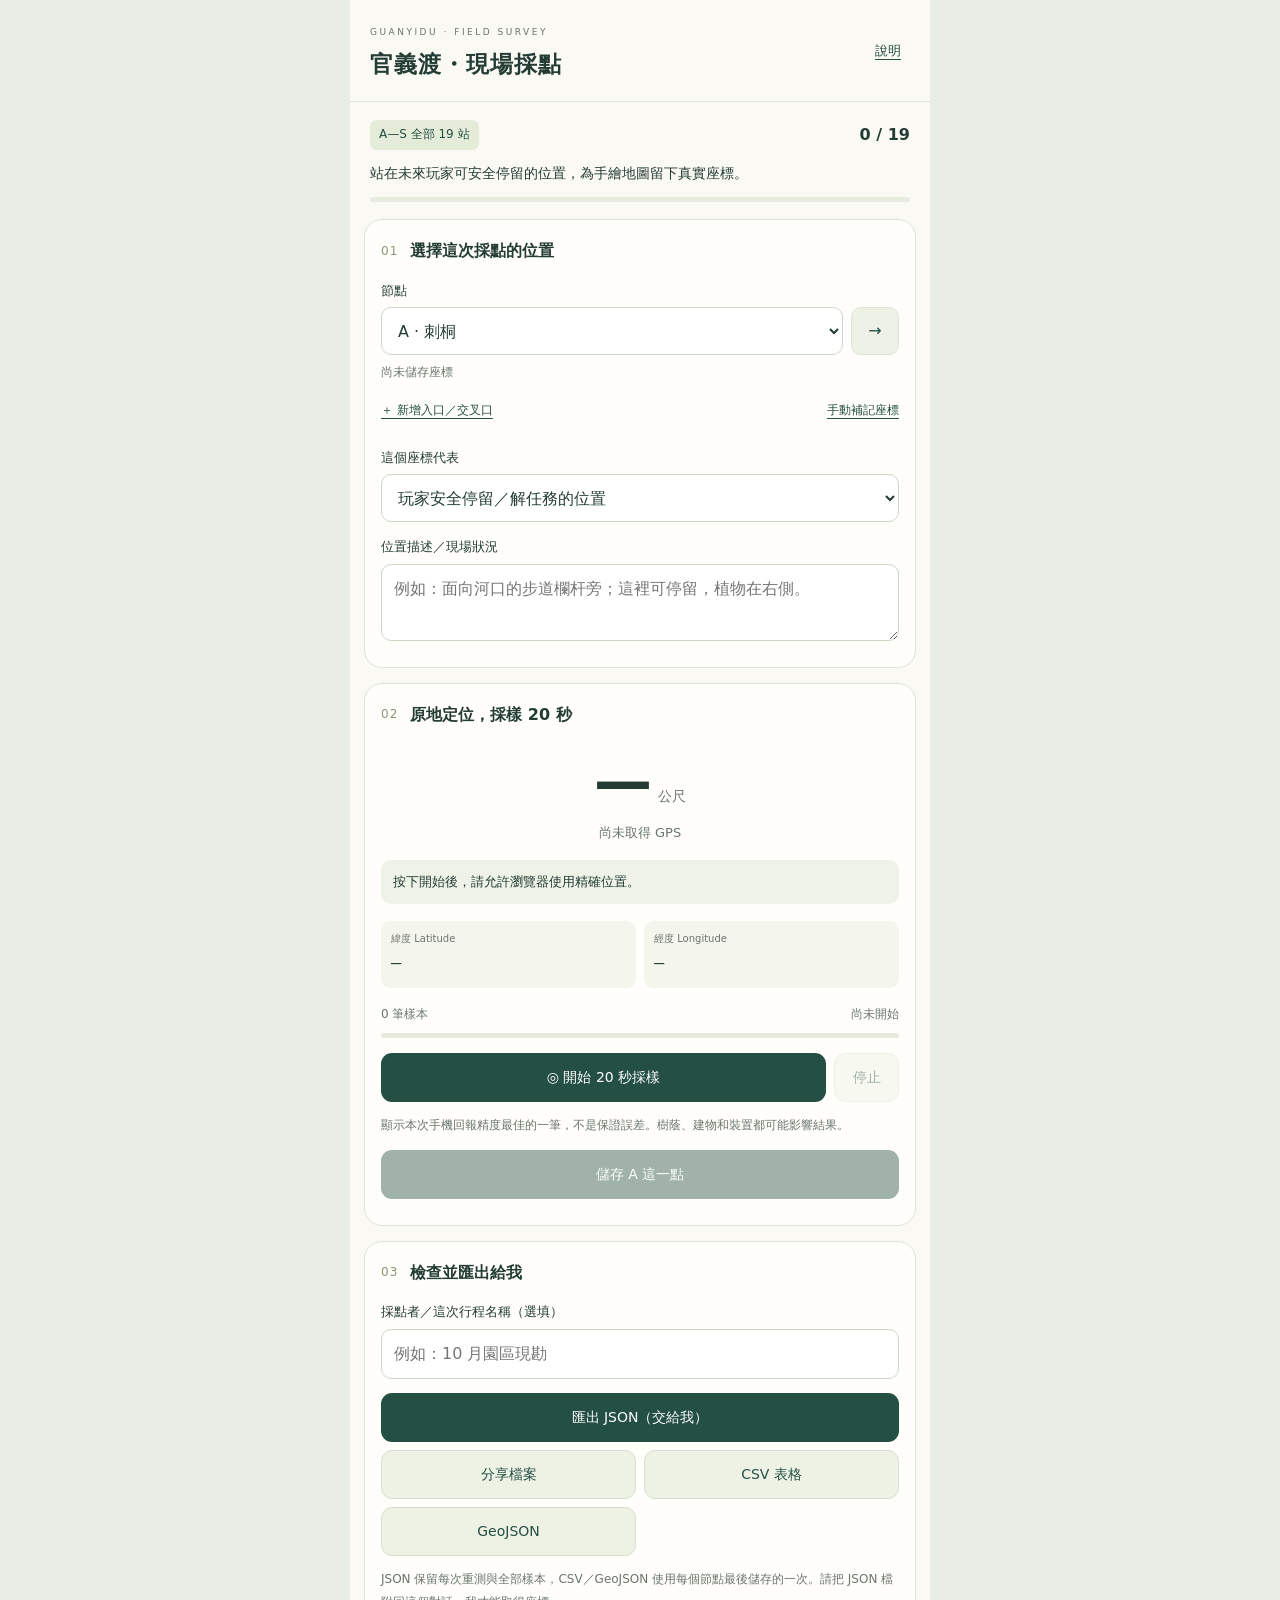
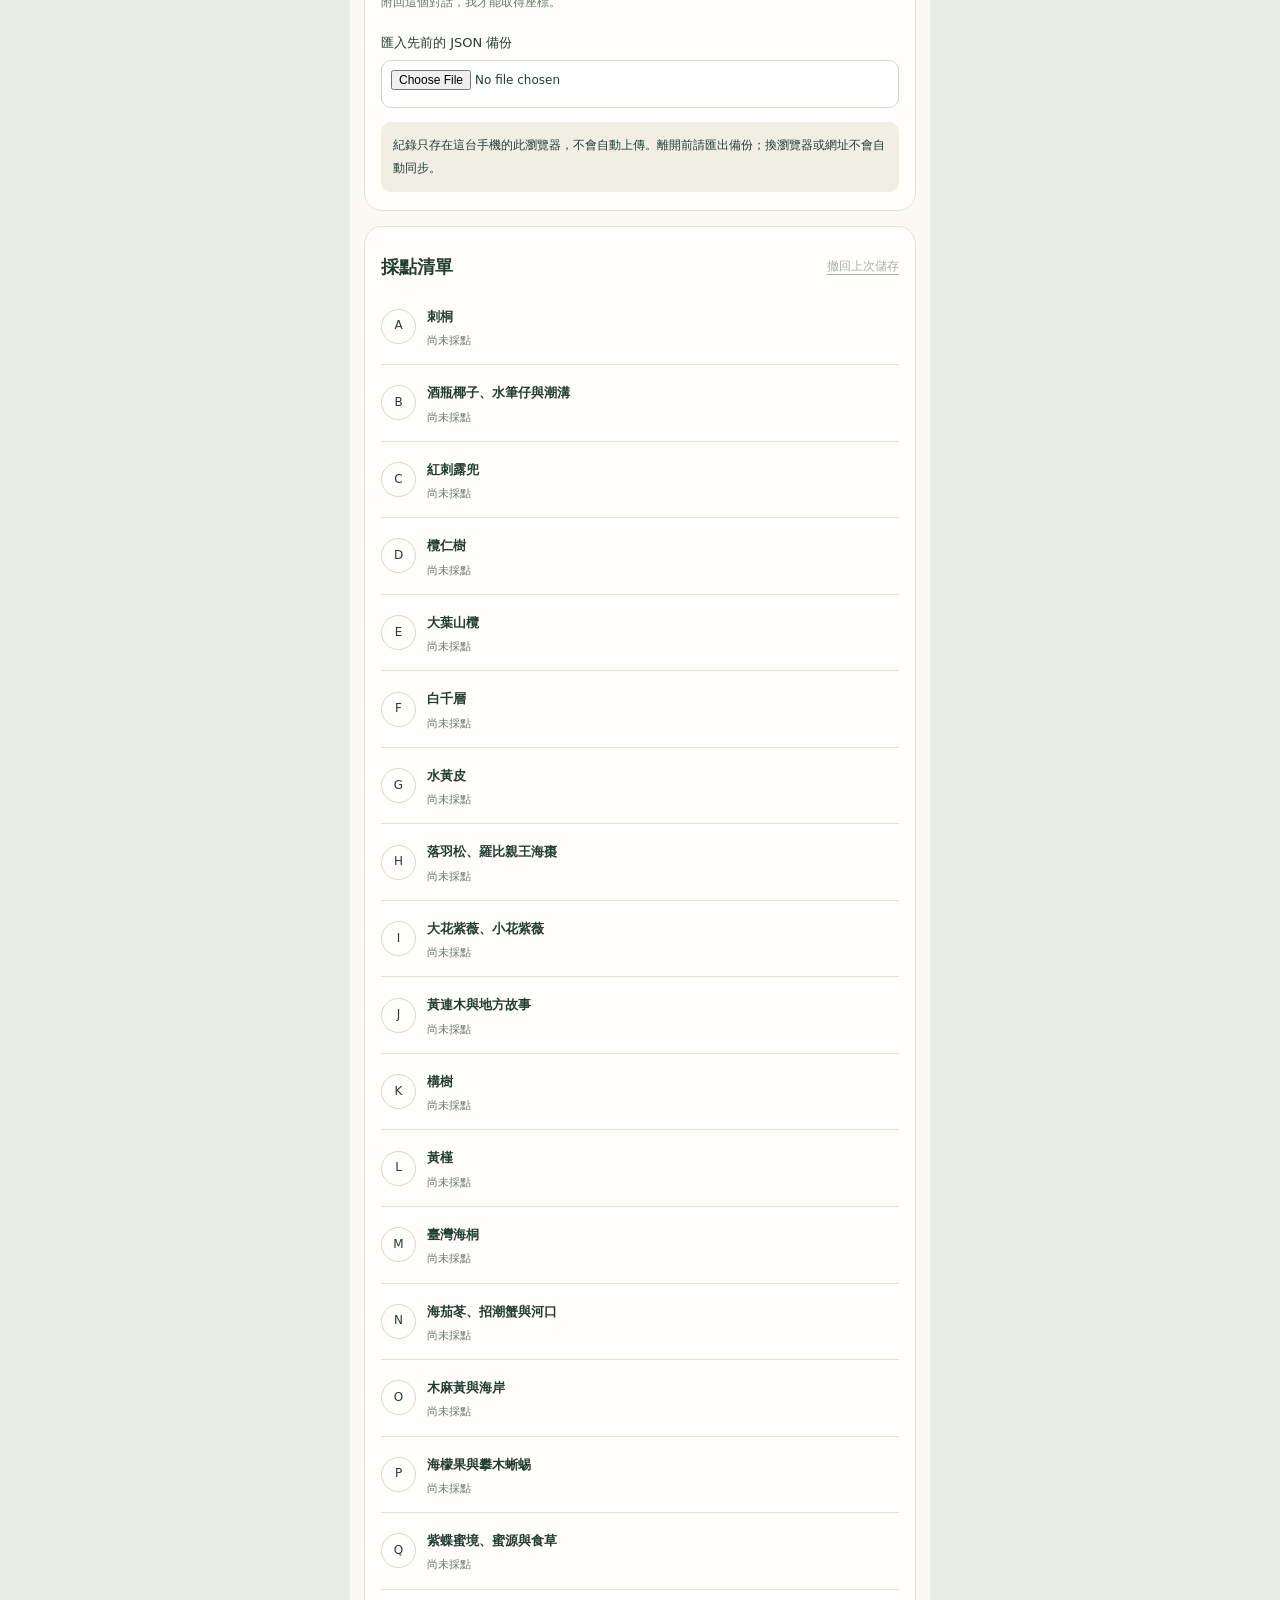
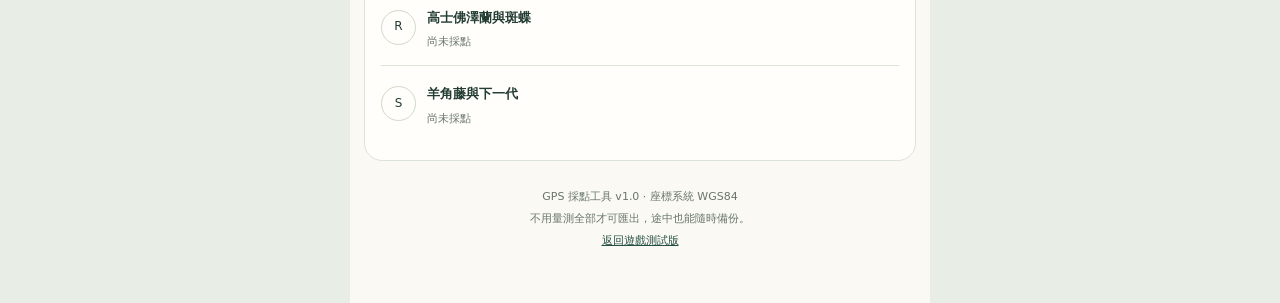
<file: survey.html>
<!doctype html><html lang="zh-Hant"><head><meta charset="utf-8"><meta name="viewport" content="width=device-width,initial-scale=1,viewport-fit=cover,interactive-widget=resizes-content"><meta name="theme-color" content="#244f43"><title>官義渡｜現場 GPS 採點工具</title><link rel="stylesheet" href="survey.css?v=1"></head><body>
<header><div><span class="eyebrow">GUANYIDU · FIELD SURVEY</span><h1>官義渡・現場採點</h1></div><button id="helpBtn" class="quiet" aria-label="操作說明">說明</button></header>
<main><section class="intro"><div class="split"><span class="tag">A—S 全部 19 站</span><strong id="progress">0 / 19</strong></div><p>站在未來玩家可安全停留的位置，為手繪地圖留下真實座標。</p><div class="bar"><i id="progressBar"></i></div></section>
<section class="card"><div class="step">01 <span>選擇這次採點的位置</span></div><label for="pointSelect">節點</label><div class="select-row"><select id="pointSelect"></select><button id="nextPoint" class="square" aria-label="下一個未採集節點">→</button></div><div id="pointStatus" class="muted"></div><div class="split subrow"><button id="addPoint" class="text-btn">＋ 新增入口／交叉口</button><button id="manualBtn" class="text-btn">手動補記座標</button></div><label for="roleSelect">這個座標代表</label><select id="roleSelect"><option value="task-standing">玩家安全停留／解任務的位置</option><option value="plant-reference">植物或地標的參考位置</option><option value="path-junction">步道交叉口</option><option value="entrance">入口／出口</option><option value="other">其他（請備註）</option></select><label for="pointNote">位置描述／現場狀況</label><textarea id="pointNote" rows="2" maxlength="3000" placeholder="例如：面向河口的步道欄杆旁；這裡可停留，植物在右側。"></textarea></section>
<section class="card location-card"><div class="step">02 <span>原地定位，採樣 20 秒</span></div><div class="accuracy" id="accuracy">—<small>公尺</small></div><div class="accuracy-caption" id="quality">尚未取得 GPS</div><div id="gpsStatus" class="status" role="status">按下開始後，請允許瀏覽器使用精確位置。</div><dl class="coordinates"><div><dt>緯度 Latitude</dt><dd id="latitude">—</dd></div><div><dt>經度 Longitude</dt><dd id="longitude">—</dd></div></dl><div class="sample-row"><span id="sampleCount">0 筆樣本</span><span id="elapsed">尚未開始</span></div><div class="bar"><i id="sampleProgress"></i></div><div class="actions"><button id="startGPS" class="primary">◎ 開始 20 秒採樣</button><button id="stopGPS" class="secondary" disabled>停止</button></div><p class="footnote">顯示本次手機回報精度最佳的一筆，不是保證誤差。樹蔭、建物和裝置都可能影響結果。</p><label class="check hidden" id="lowAccuracyRow"><input type="checkbox" id="acceptLow">我知道精度較差／來源為手動，仍要保留並註記</label><button id="savePoint" class="primary full" disabled>儲存這一點</button><div id="saveStatus" class="muted" role="status"></div></section>
<section class="card"><div class="step">03 <span>檢查並匯出給我</span></div><label for="operator">採點者／這次行程名稱（選填）</label><input id="operator" maxlength="100" placeholder="例如：10 月園區現勘"><div class="export-actions"><button id="exportJSON" class="primary">匯出 JSON（交給我）</button><button id="shareJSON" class="secondary">分享檔案</button><button id="exportCSV" class="secondary">CSV 表格</button><button id="exportGeo" class="secondary">GeoJSON</button></div><p class="footnote">JSON 保留每次重測與全部樣本，CSV／GeoJSON 使用每個節點最後儲存的一次。請把 JSON 檔附回這個對話，我才能取得座標。</p><label for="importFile" class="import-label">匯入先前的 JSON 備份<input id="importFile" type="file" accept=".json,application/json"></label><div id="storageStatus" class="notice">紀錄只存在這台手機的此瀏覽器，不會自動上傳。離開前請匯出備份；換瀏覽器或網址不會自動同步。</div></section>
<section class="card"><div class="split"><h2>採點清單</h2><button id="undoSave" class="text-btn" disabled>撤回上次儲存</button></div><div id="pointList"></div></section><p class="footer">GPS 採點工具 v1.0 · 座標系統 WGS84<br>不用量測全部才可匯出，途中也能隨時備份。<br><a href="./?v=2">返回遊戲測試版</a></p></main>
<dialog id="dialog"><div id="dialogBody"></div><form method="dialog"><button class="secondary full">關閉</button></form></dialog><div id="toast" role="status"></div>
<script src="survey-core.js?v=1"></script><script src="survey.js?v=1"></script></body></html>
</file>
<file: style.css>
@import url('https://fonts.googleapis.com/css2?family=Noto+Sans+TC:wght@400;500;600;700&family=Noto+Serif+TC:wght@500;600;700&display=swap');
:root{--green:#234e40;--ink:#243e35;--muted:#758178;--cream:#faf8f0;--lime:#d8e8b5;--gold:#d3a44c;--line:#e4e7dc;--purple:#79659c}*{box-sizing:border-box}body{margin:0;background:#e8ede5;color:var(--ink);font-family:'Noto Sans TC',system-ui,sans-serif;font-size:14px;display:flex;justify-content:center;min-height:100dvh}button,input,textarea,select{font:inherit}button{cursor:pointer;color:inherit;border:0;background:none;touch-action:manipulation}button:focus-visible,a:focus-visible{outline:3px solid var(--gold);outline-offset:3px}button:disabled{opacity:.45;cursor:default}h1,h2,h3,p{margin-top:0}h1,h2,.serif{font-family:'Noto Serif TC',serif}h2{font-size:27px;letter-spacing:1px;line-height:1.5;margin-bottom:10px}h3{font-size:17px}p{line-height:1.9}.small{font-size:12px;color:var(--muted);line-height:1.8}.eyebrow{font-size:10px;letter-spacing:3px;color:var(--muted);font-weight:700}.desktop-note{display:none}#app{width:100%;max-width:480px;height:100dvh;background:var(--cream);position:relative;display:flex;flex-direction:column;overflow:hidden;box-shadow:0 20px 90px #173e3320}header{height:79px;flex-shrink:0;display:flex;align-items:center;padding:12px 20px;gap:13px;border-bottom:1px solid var(--line);background:var(--cream);z-index:5}.brand{display:flex;align-items:center;gap:10px;text-align:left;font-family:'Noto Serif TC',serif;font-size:18px;font-weight:700;padding:0;margin-right:auto}.brand small{display:block;font-family:'Noto Sans TC',sans-serif;font-size:9px;letter-spacing:2px;font-weight:400;color:var(--muted);margin-top:4px}.brand-mark{font-size:35px;color:var(--purple);transform:rotate(-20deg)}.icon-btn{width:32px;height:36px;padding:5px}.avatar{background:#e9eddc;border-radius:50%;height:34px;width:34px;font-size:12px;border:1px solid #d3dcc9}svg.icon{width:23px;height:23px;fill:none;stroke:currentColor;stroke-width:1.65;stroke-linecap:round;stroke-linejoin:round}.view{flex:1;min-height:0;position:relative}.hidden{display:none!important}#mapView{overflow:hidden;background:#d9e5cb}#mapViewport{position:absolute;inset:0;overflow:hidden;touch-action:none;background:#bad6cf}#world{width:1200px;height:832px;position:absolute;transform-origin:0 0;will-change:transform}#mapImage{position:absolute;width:100%;height:100%;object-fit:fill;user-select:none}#routeSvg{position:absolute;inset:0;width:100%;height:100%;pointer-events:none}#routeSvg polyline{fill:none;stroke:#fff9e9;stroke-width:11;stroke-linecap:round;stroke-linejoin:round}#routeSvg polyline.line{stroke:#8564a6;stroke-width:5;stroke-dasharray:8 9;animation:dash 25s linear infinite}@keyframes dash{to{stroke-dashoffset:-200}}.map-top{position:absolute;left:16px;right:16px;top:16px;z-index:2;display:flex;justify-content:space-between;pointer-events:none}.pill{font-size:10px;background:#fffdf3ed;border:1px solid #ffffffa0;border-radius:30px;padding:8px 12px;box-shadow:0 3px 12px #244a3a10;display:flex;gap:7px;align-items:center;pointer-events:auto}.pill i{width:6px;height:6px;background:#638758;border-radius:50%}.marker{position:absolute;display:flex;align-items:center;flex-direction:column;transform:translate(-50%,-75%);padding:5px;min-width:72px;z-index:2;filter:drop-shadow(0 3px 4px #153d3433)}.marker .pin{width:44px;height:44px;border-radius:50% 50% 50% 9px;transform:rotate(-45deg);background:#fffaf0;border:2px solid #fff;display:grid;place-items:center;box-shadow:0 0 0 1px #7a8f7133}.marker .pin b{transform:rotate(45deg);font-size:23px;font-weight:400}.marker small{background:#fffaf0ee;padding:3px 7px;border-radius:6px;font-size:10px;margin-top:5px;white-space:nowrap;letter-spacing:.5px}.marker.done .pin{background:#e2edcd;border-color:#547855}.marker.target .pin{box-shadow:0 0 0 5px #79659c30}.marker.done small{color:#2c633b}#player{position:absolute;width:32px;height:32px;transform:translate(-50%,-50%);z-index:4;pointer-events:none;display:grid;place-items:center}#player>span{font-size:25px;line-height:1;color:#756098;text-shadow:0 0 0 #fff;border:4px solid #fff;border-radius:50%;height:27px;width:27px;display:grid;place-items:center;background:#756098;box-shadow:0 3px 12px #46306355}#player small{position:absolute;top:38px;background:#fffdf3;padding:3px 6px;white-space:nowrap;border-radius:5px;font-size:10px}.player-ring{position:absolute;inset:-9px;border-radius:50%;background:#8063a52b;animation:pulse 3s infinite}@keyframes pulse{50%{transform:scale(1.3);opacity:.4}}.map-side{position:absolute;right:16px;top:85px;display:grid;gap:8px;z-index:3}.map-side button{height:39px;width:39px;border-radius:13px;background:#fffdf4ee;border:1px solid #fff;box-shadow:0 3px 12px #244a3a18;font-size:23px}.map-side button.on{background:var(--green);color:#fff}.map-legend{position:absolute;bottom:169px;left:20px;font-size:9px;max-width:80%;padding:5px 8px;background:#fffdf1d9;border-radius:6px;color:#586452}.mission-card{position:absolute;bottom:16px;left:16px;right:16px;padding:17px 18px;background:#fffdf5f5;backdrop-filter:blur(12px);border:1px solid #fff;border-radius:20px;box-shadow:0 10px 30px #1d483623}.mission-head{display:flex;align-items:center;justify-content:space-between;margin-bottom:8px}.tag{font-size:10px;color:var(--purple);background:#ede8f3;border-radius:5px;padding:3px 7px;display:inline-block}.mission-card h3{font-family:'Noto Serif TC',serif;font-size:18px;margin:0}.mission-card p{font-size:11px;color:var(--muted);margin:6px 0 12px;line-height:1.7}.mission-bottom{display:flex;align-items:center;gap:10px}.progress{height:4px;background:#e7e8dc;border-radius:10px;flex:1;overflow:hidden}.progress i{display:block;height:100%;background:#7e9974;transition:width .4s}.btn{background:var(--green);color:#fffdf2;padding:12px 17px;border-radius:12px;font-size:12px;font-weight:500;display:inline-flex;align-items:center;justify-content:center;gap:8px;min-height:43px}.btn.secondary{background:#edf0e5;color:var(--green)}.btn.purple{background:var(--purple)}.btn.full{width:100%;margin-top:10px}.btn.light{background:#fff;border:1px solid var(--line);color:var(--green)}.text-btn{color:var(--purple);font-size:12px;padding:5px 0}.count{font-size:10px;color:var(--muted)}nav{height:76px;flex-shrink:0;display:flex;background:var(--cream);border-top:1px solid var(--line);padding:8px 12px max(8px,env(safe-area-inset-bottom));z-index:5}nav>button{flex:1;display:flex;align-items:center;flex-direction:column;justify-content:center;gap:4px;font-size:10px;color:#92998e;position:relative}nav>button.active{color:var(--green)}nav>button.active:before{content:'';position:absolute;top:-9px;height:3px;width:22px;background:var(--green);border-radius:0 0 3px 3px}nav svg{display:block}#badgeDot{position:absolute;right:31%;top:3px;width:6px;height:6px;background:var(--gold);border-radius:50%;display:none}.page{overflow:auto;padding:25px 21px 28px;scrollbar-width:thin}.page-head{display:flex;justify-content:space-between;align-items:center;margin:7px 0 18px}.page-head h2{margin:4px 0 0}.section-label{font-size:12px;font-weight:600;letter-spacing:1px;margin:25px 0 12px;display:flex;align-items:center;justify-content:space-between}.intro-card{padding:20px;border-radius:18px;background:var(--green);color:#fff;position:relative;overflow:hidden}.intro-card h3{font-family:'Noto Serif TC',serif;font-size:22px;margin:9px 0}.intro-card p{font-size:11px;color:#e0e6d4;margin-bottom:14px}.intro-card:after{content:'❦';position:absolute;font-size:125px;right:-7px;top:-10px;color:#ffffff10;pointer-events:none}.intro-card .btn{background:#e3edce;color:var(--green)}.chips{display:flex;flex-wrap:wrap;gap:7px}.chip{padding:8px 12px;border:1px solid #dbe1d1;border-radius:25px;font-size:11px;background:#fffaf0}.chip.selected{background:var(--green);color:#fff;border-color:var(--green)}.task-item{display:flex;gap:13px;align-items:center;padding:14px 0;border-bottom:1px solid var(--line);text-align:left;width:100%}.node-thumb{width:63px;height:65px;object-fit:cover;border-radius:13px;flex-shrink:0}.task-info{flex:1}.task-info h3{font-size:14px;margin:0 0 4px}.task-info p{font-size:10px;color:var(--muted);margin:0}.circle-state{width:26px;height:26px;border:1px solid #d5ddcc;border-radius:50%;display:grid;place-items:center;font-size:10px;flex-shrink:0}.circle-state.done{background:#dae7c6;border-color:#dae7c6}.card{background:#fffdf7;border:1px solid var(--line);border-radius:17px;padding:17px;margin:12px 0}.card p:last-child{margin-bottom:0}.split{display:flex;align-items:center;justify-content:space-between;gap:10px}.search{width:100%;border:1px solid var(--line);border-radius:12px;background:#fffdf7;padding:12px 14px;outline:none;color:var(--ink)}.search:focus{border-color:#8eaa80}.local-notice{font-size:10px;line-height:1.8;background:#efeddf;color:#7b785f;padding:10px 12px;border-radius:9px;margin:14px 0}.wiki-card{padding:0;overflow:hidden}.wiki-card button{display:flex;width:100%;text-align:left;padding:12px;gap:13px;align-items:center}.wiki-card img{width:75px;height:75px;object-fit:cover;border-radius:10px}.wiki-card h3{font-size:15px;margin:0 0 5px}.wiki-card p{font-size:11px;color:var(--muted);line-height:1.6;margin:0}.passport-cover{border-radius:20px;padding:28px 24px;background:var(--green);color:#eee8d4;min-height:225px;position:relative;overflow:hidden;border:5px double #91a485}.passport-cover .eyebrow{color:#acbd9c;font-size:8px}.passport-cover h2{font-size:28px;margin:15px 0 4px}.passport-cover .seal{position:absolute;right:24px;bottom:25px;width:72px;height:72px;border:1px solid #b2c29a;border-radius:50%;display:grid;place-items:center;font-size:33px;transform:rotate(-13deg);color:#cfdbb6}.passport-cover p{font-size:11px;color:#ccd5bd;margin:0}.stats{display:grid;grid-template-columns:repeat(3,1fr);margin:18px 0;padding:15px 0;border-bottom:1px solid var(--line)}.stats>div{text-align:center;border-right:1px solid var(--line)}.stats>div:last-child{border:0}.stats strong{font-size:23px;font-family:'Noto Serif TC',serif;display:block}.stats small{font-size:10px;color:var(--muted)}.badges{display:grid;grid-template-columns:repeat(3,1fr);gap:15px 8px}.badge{text-align:center;padding:8px 2px}.badge .medal{width:65px;height:65px;background:#e9ebdf;border:3px double #cdd4bf;border-radius:50%;display:grid;place-items:center;margin:0 auto 8px;font-size:28px;filter:grayscale(1);opacity:.55}.badge.earned .medal{filter:none;opacity:1;background:#f6ebcc;border-color:#c7a354;box-shadow:0 4px 12px #ad8a3120}.badge small{font-size:10px}.journal{border-left:1px solid #c9d5bf;margin:15px 0 15px 5px;padding-left:17px}.journal>div{position:relative;margin:0 0 18px}.journal>div:before{content:'';position:absolute;left:-21px;top:6px;background:#88a078;border:2px solid var(--cream);width:7px;height:7px;border-radius:50%}.journal p{font-size:12px;margin:0}.journal small{font-size:9px;color:var(--muted)}.overlay{position:fixed;inset:0;background:#18362c66;z-index:20;display:flex;justify-content:center;align-items:flex-end;backdrop-filter:blur(3px)}.sheet{width:100%;max-width:480px;background:var(--cream);border-radius:25px 25px 0 0;max-height:91dvh;overflow:auto;position:relative;padding:27px 22px max(26px,env(safe-area-inset-bottom));box-shadow:0 -8px 60px #102f3322;animation:up .25s ease}.sheet-grip{position:absolute;top:9px;width:34px;height:4px;background:#d0d6c8;border-radius:10px;left:calc(50% - 17px)}.close{position:absolute;top:22px;right:20px;z-index:2;width:30px;height:30px;border-radius:50%;background:#fffdf4e8;font-size:24px;line-height:1}.sheet h2{font-size:25px;padding-right:25px}.hero-img{width:calc(100% + 44px);margin:-27px -22px 20px;max-height:230px;object-fit:cover}.sheet .eyebrow{margin:6px 0}.sheet p{font-size:13px}.sheet-actions{display:flex;gap:8px;margin-top:13px}.sheet-actions>*{flex:1}.fact{background:#edf0e3;padding:13px 15px;border-radius:12px;font-size:12px;line-height:1.9;margin:14px 0}.field{display:block;font-size:12px;margin:16px 0}.field input,.field textarea,.field select{display:block;width:100%;margin-top:7px;border:1px solid #d8dece;background:#fffef8;border-radius:10px;padding:12px;color:var(--ink);outline:none}.field textarea{min-height:100px;resize:vertical}.field input:focus,.field textarea:focus{border-color:#7b9b6c}.module-grid{display:grid;grid-template-columns:1fr 1fr;gap:8px;margin:15px 0}.module-option{display:flex;align-items:center;gap:7px;padding:12px;border:1px solid var(--line);border-radius:11px;font-size:12px}.module-option:has(input:checked){background:#edf1e2;border-color:#a9bf92}input[type=checkbox]{accent-color:var(--green)}.answer{display:flex;width:100%;text-align:left;align-items:center;gap:10px;border:1px solid #dce2d2;border-radius:13px;padding:14px;margin:9px 0;background:#fffef8;font-size:13px;min-height:53px}.answer b{width:25px;height:25px;background:#edf0e5;border-radius:50%;display:grid;place-items:center;font-size:10px;font-weight:400;flex-shrink:0}.answer.correct{border-color:#7e9d64;background:#e9f1df}.answer.wrong{border-color:#c6aa84;background:#f6eddf}.answer-feedback{font-size:12px;line-height:1.8;border-radius:10px;padding:12px;background:#e9eedc;margin:14px 0}.game-illustration{width:100%;height:150px;object-fit:cover;border-radius:14px;margin:12px 0}.reward{text-align:center;padding:15px 0}.reward .big-medal{width:110px;height:110px;background:#f4e8c7;border:5px double #c9a657;border-radius:50%;margin:20px auto;font-size:54px;display:grid;place-items:center;animation:pop .6s}.reward h2{padding:0}.reward p{color:var(--muted);font-size:12px}.floating-status{font-size:11px;padding:12px;background:#eee9f5;color:#71608a;border-radius:10px}.entry{border-top:1px solid var(--line);padding:14px 0}.entry p{font-size:12px;white-space:pre-wrap;margin:7px 0;overflow-wrap:anywhere}.entry img{max-width:100%;max-height:200px;border-radius:10px}.entry small{font-size:10px;color:var(--muted)}.pending{font-size:9px;background:#f3e7cb;color:#8b7045;padding:3px 6px;border-radius:5px}.tabs{display:flex;gap:5px;margin:17px 0;border-bottom:1px solid var(--line)}.tabs button{padding:10px 12px;font-size:12px;border-bottom:2px solid transparent}.tabs button.active{border-color:var(--green);font-weight:600}#toast{position:fixed;left:50%;bottom:100px;transform:translate(-50%,20px);max-width:86%;width:max-content;background:#233f34f2;color:#fff;padding:13px 20px;border-radius:13px;z-index:50;font-size:12px;opacity:0;pointer-events:none;transition:.25s;box-shadow:0 7px 25px #193d3322}#toast.show{opacity:1;transform:translate(-50%,0)}#confetti{position:fixed;inset:0;width:100%;height:100%;pointer-events:none;z-index:30}.empty{padding:25px 15px;text-align:center;color:var(--muted);font-size:12px}.row-buttons{display:flex;gap:8px;flex-wrap:wrap}.divider{height:1px;background:var(--line);margin:20px 0}.coordinate{font-family:monospace;font-size:12px;background:#edf0e3;padding:12px;border-radius:9px}.read-link{font-size:11px;color:var(--purple);text-decoration:underline}.step-chips{display:flex;gap:6px;flex-wrap:wrap;margin:12px 0}.step-chips span{padding:8px 11px;background:#eee9d9;border-radius:8px;font-size:12px}.step-chips span.filled{background:#dfe8cf}.danger{color:#a56b4d}video{width:100%;border-radius:12px}.photo-preview{max-width:100%;max-height:160px;border-radius:12px}.welcome-art{height:180px;width:100%;object-fit:cover;border-radius:15px;margin:7px 0 19px}.welcome-title{font-size:29px!important}.step-num{font-family:serif;color:#a5b18f;font-size:24px}.timeline-row{display:flex;gap:15px;margin:15px 0}.timeline-row p{margin:0;font-size:12px}.cal-row{display:grid;grid-template-columns:1fr 1fr;gap:8px}.cal-row input{width:100%;padding:10px;border:1px solid var(--line);border-radius:8px;background:#fffdf7;font-size:12px}.source-note{font-size:10px!important;color:var(--muted);border-top:1px solid var(--line);padding-top:12px}.mini-tag{font-size:9px;color:var(--muted)}@keyframes up{from{transform:translateY(35px);opacity:.5}}@keyframes pop{0%{transform:scale(.3) rotate(-20deg)}70%{transform:scale(1.1)}100%{transform:scale(1)}}@media(min-width:850px){body{align-items:center;padding:25px;gap:70px;background:radial-gradient(ellipse at 20% 35%,#f7f6ea,#e6ede3 70%)}#app{height:min(900px,94dvh);border-radius:30px;border:7px solid #fffdf5;max-width:430px}.desktop-note{display:block;max-width:380px;position:relative}.desktop-note h1{font-size:39px;line-height:1.8;margin:24px 0;font-weight:600;letter-spacing:2px}.desktop-note p{font-size:13px;color:#6b7d6e}.note-line{height:1px;width:55px;background:#98aa8d;margin:30px 0}.desktop-tip{font-size:12px;line-height:2.4;color:#6d7b64;margin-top:30px;border-left:2px solid #b2c2a0;padding-left:18px}.sketch-butterfly{font-size:170px;position:absolute;bottom:-90px;right:0;color:#a99eb449;transform:rotate(20deg)}.overlay{align-items:center}.sheet{border-radius:25px;max-height:88dvh}.page{padding:24px 20px}.map-legend{bottom:166px}}@media(prefers-reduced-motion:reduce){*,*:before,*:after{animation:none!important;transition:none!important}}@media(max-height:700px){header{height:65px}nav{height:65px}.mission-card{padding:12px 15px}.map-legend{bottom:150px}.hero-img{max-height:170px}}
</file>
<file: mobile.css>
/* v0.2: one mobile application, no desktop presentation or mock phone frame. */
:root{--viewport-height:100vh;--keyboard-top:0px;--map-inverse:1}
@supports(height:100dvh){:root{--viewport-height:100dvh}}
html{height:100%;overflow:hidden;overscroll-behavior:none;-webkit-text-size-adjust:100%;text-size-adjust:100%}
body{width:100%;height:var(--viewport-height);min-height:0;padding:0!important;gap:0!important;overflow:hidden;align-items:stretch!important;background:#faf8f0}
.desktop-note{display:none!important}
#app{width:100%;max-width:600px;height:var(--viewport-height);min-width:0;border:0;border-radius:0;box-shadow:none;display:grid;grid-template-rows:auto minmax(0,1fr) auto}
header{height:auto;min-height:64px;padding:calc(8px + env(safe-area-inset-top,0px)) 14px 8px;gap:5px}
.brand{min-width:0;font-size:clamp(16px,4.2vw,20px);gap:7px;min-height:44px;flex:1}
.brand-mark{font-size:29px;flex-shrink:0}.brand small{font-size:10px;letter-spacing:1px}
.icon-btn,.avatar{flex-shrink:0;width:44px;height:44px;min-width:44px;display:grid;place-items:center}
.avatar{width:38px;height:38px;min-width:38px;margin-left:3px}
.view{width:100%;min-width:0;min-height:0;grid-row:2}
nav{height:auto;min-height:68px;padding:5px 8px calc(5px + env(safe-area-inset-bottom,0px));gap:0}
nav>button{min-height:52px;font-size:12px;gap:3px}nav svg.icon{width:25px;height:25px}
nav>button.active:before{top:-5px}#badgeDot{right:28%;top:4px}
.map-top{left:12px;right:12px;top:10px;gap:8px;align-items:flex-start}
.pill{min-height:40px;padding:9px 12px;font-size:12px;line-height:1.4;white-space:nowrap;max-width:100%}
.map-side{right:12px;top:65px;gap:8px}.map-side button{width:44px;height:44px;min-width:44px;font-size:25px;border-radius:13px}
.marker{transform:translate(-50%,-75%) scale(var(--map-inverse));transform-origin:50% 75%;min-width:72px;min-height:64px}
.marker small{font-size:11px}.marker .pin{width:44px;height:44px}
#player{transform:translate(-50%,-50%) scale(var(--map-inverse))}#player small{font-size:11px}
.mission-card{bottom:12px;left:12px;right:12px;padding:10px 14px 12px;border-radius:18px}
.mission-head{margin-bottom:2px;gap:8px;min-height:30px}.mission-head>.tag{flex-shrink:0}
.mission-head .text-btn{overflow:hidden;text-overflow:ellipsis;white-space:nowrap;min-height:32px;padding:3px 0;font-size:12px}
.mission-card h3{font-size:18px;line-height:1.5;margin:2px 0 9px;overflow-wrap:anywhere}
.mission-card p{font-size:13px;line-height:1.65;margin:0 0 10px}.mission-card:not(.expanded) p{display:none}
.mission-bottom{gap:9px}.mission-bottom .btn{padding:10px 14px;min-height:44px;flex-shrink:0;font-size:13px}
.mission-card .count{font-size:12px}.tag{font-size:11px}.progress{min-width:24px}
.mission-title{display:flex;align-items:center;gap:5px}.mission-title h3{flex:1;margin-bottom:5px}
.mission-title button{height:36px;width:38px;flex-shrink:0;font-size:19px;padding:0;display:grid;place-items:center}
.map-legend{bottom:172px;left:14px;max-width:calc(100% - 28px);font-size:11px;line-height:1.5;padding:5px 8px;pointer-events:none}
.page{padding:22px 18px 30px;overflow-x:hidden;overscroll-behavior:contain;-webkit-overflow-scrolling:touch}
.page-head{gap:8px;align-items:flex-start}.page-head h2{font-size:clamp(23px,6vw,29px);line-height:1.5}.page-head .text-btn{flex-shrink:0;font-size:12px;padding:10px 0}
.small,.sheet .small{font-size:13px;line-height:1.75}.local-notice{font-size:12px;line-height:1.75}
.btn{font-size:14px;min-height:48px;padding:12px 16px}.text-btn{font-size:13px;min-height:44px;display:inline-flex;align-items:center}
.search,.field input,.field textarea,.field select,.cal-row input{font-size:16px!important;min-height:48px}
.field{font-size:13px}.field textarea{min-height:115px}.field input[type=file]{font-size:13px!important;max-width:100%;padding:10px 6px}
.chip{font-size:13px;min-height:44px;display:inline-flex;align-items:center}.chips{gap:8px}
.module-grid{gap:9px}.module-option{font-size:13px;min-height:50px;line-height:1.6;padding:10px}
.module-option input{width:18px;height:18px;flex-shrink:0}
.task-info{min-width:0}.task-info h3{font-size:15px}.task-info p{font-size:12px;line-height:1.65}.circle-state{width:30px;height:30px;font-size:12px}
.intro-card p{font-size:13px}.wiki-card h3{font-size:16px}.wiki-card p{font-size:13px}.mini-tag{font-size:11px}
.badge small{font-size:12px;line-height:1.5}.badges{gap:14px 6px}.stats small{font-size:12px}
.journal p{font-size:13px}.journal small{font-size:11px}.section-label{font-size:14px}.count{font-size:12px}
.overlay{top:var(--keyboard-top);height:var(--viewport-height);bottom:auto;align-items:flex-end}
.sheet{width:100%;max-width:600px;max-height:calc(var(--viewport-height) - 12px);border-radius:22px 22px 0 0;padding:30px 20px calc(22px + env(safe-area-inset-bottom,0px));overscroll-behavior:contain;-webkit-overflow-scrolling:touch;scroll-padding:60px 0 25px}
.sheet h2{font-size:25px;line-height:1.55;padding-right:38px;overflow-wrap:anywhere}.sheet p{font-size:14px}
.sheet .close{position:sticky;top:0;float:right;width:44px;height:44px;margin:-12px -8px -32px 0;display:grid;place-items:center;font-size:28px;box-shadow:0 2px 10px #234e4015}
.hero-img{width:calc(100% + 40px);margin:-30px -20px 18px;max-height:190px}.welcome-art{height:150px}
.sheet .fact{font-size:14px;line-height:1.85}.sheet-actions{flex-wrap:wrap;gap:8px}.sheet-actions>.btn{min-width:125px}.sheet-actions>.text-btn{min-width:90px}
.answer{font-size:15px;line-height:1.7;min-height:55px;padding:12px}.answer .small{font-size:12px}.answer-feedback{font-size:14px}
.entry p{font-size:14px}.entry small{font-size:11px;overflow-wrap:anywhere}.pending{font-size:11px}.source-note{font-size:12px!important}
.tabs button{min-height:44px;font-size:14px}.timeline-row p{font-size:14px}.reward p{font-size:14px}
#toast{bottom:calc(80px + env(safe-area-inset-bottom,0px));font-size:14px;padding:12px 16px;max-width:min(90%,550px);line-height:1.65}
#confetti{height:var(--viewport-height)}.coordinate{overflow-wrap:anywhere}
@media(max-width:359px){header{padding-left:10px;padding-right:10px}.brand{font-size:16px}.brand small{font-size:9px;letter-spacing:0}.brand-mark{font-size:25px}.page{padding-left:14px;padding-right:14px}.sheet{padding-left:16px;padding-right:16px}.hero-img{width:calc(100% + 32px);margin-left:-16px;margin-right:-16px}.module-grid{grid-template-columns:1fr}.map-top{gap:5px}.pill{font-size:11px;padding:8px 9px}.mission-card{left:9px;right:9px}.mission-card h3{font-size:17px}.badges .medal{width:60px;height:60px}}
@media(max-height:650px){header{min-height:56px;padding-top:calc(3px + env(safe-area-inset-top,0px));padding-bottom:3px}.brand small{display:none}nav{min-height:60px;padding-top:2px;padding-bottom:calc(2px + env(safe-area-inset-bottom,0px))}nav>button{min-height:50px}.map-top{top:8px}.map-side{top:58px;gap:5px}.map-side button{height:42px}.mission-card{bottom:8px;padding-top:6px;padding-bottom:8px}.mission-head{min-height:26px}.mission-title h3{font-size:16px;margin:0}.mission-title button{height:28px}.mission-bottom .btn{min-height:42px}.map-legend{font-size:10px;bottom:149px}.hero-img{max-height:125px}.welcome-art{height:100px}.sheet h2{font-size:23px}}
@media(min-width:601px){body{background:#e8ede5}.sheet{max-height:calc(var(--viewport-height) - 24px)}#app{box-shadow:0 0 40px #244a3a12}}
</file>
<file: full19.css>
.filter-chips{margin:20px 0 10px;gap:7px}.filter-chips .chip{padding:8px 10px;font-size:12px}.node-options{display:grid;grid-template-columns:1fr 1fr;gap:7px;margin:8px 0 15px}.node-options .module-option{font-size:12px;padding:8px;min-height:46px}.dialogue{font-family:'Noto Serif TC',serif;line-height:1.95;font-size:15px;padding:16px 0 5px;color:#5d4f74}.stage-preview{display:flex;flex-wrap:wrap;gap:7px;margin:10px 0}.stage-preview span{font-size:12px;background:#edf0e3;border-radius:7px;padding:7px 9px}.stage-track{display:flex;flex-wrap:wrap;gap:6px;margin:12px 0 17px}.stage-track span{font-size:11px;padding:7px 9px;background:#e9ecdf;border-radius:8px;color:#7c8775}.stage-track .current{background:#e8dff0;color:#65507f}.stage-track .passed{background:#dde8cf;color:#3e6944}.node-tabs{position:relative;z-index:1}.script-grid{border:1px solid var(--line);border-radius:13px;overflow:hidden;margin:15px 0}.script-grid>div{padding:13px 14px;border-bottom:1px solid var(--line)}.script-grid>div:last-child{border:0}.script-grid strong{font-size:12px;display:block;color:#73845e;margin-bottom:5px}.script-grid p{font-size:13px;line-height:1.9;margin:0}.script-details{margin-top:18px}.script-details summary{cursor:pointer;min-height:44px;font-size:13px;color:var(--purple);padding:9px 0}.script-details p{font-size:13px}.reward-count{font-size:12px;color:#6e7c63;margin:10px 0}.answer.selected{background:#eae3f2;border-color:#9c89b2}.answer.retry,.answer.wrong{background:#f6ecdc}.answer-feedback.retry{background:#f2ead9;color:#796542}.answer b{font-size:12px}.answer[disabled]{opacity:.75}.answer.correct[disabled]{opacity:1}.classify-card{padding:24px 18px;background:#e9e3d3;border-radius:14px;min-height:100px;display:grid;place-items:center;text-align:center;font-family:'Noto Serif TC',serif;font-size:21px;margin:15px 0}.match-grid{display:grid;grid-template-columns:1fr 1fr;gap:10px}.match-grid .answer{font-size:13px;line-height:1.65;min-height:80px;padding:12px 9px}.match-grid .small{margin:5px 0}.model{background:#eef1e5;border-radius:14px;margin:15px 0}.model svg{width:100%;height:190px;display:block}.root-line{stroke:#8b6546;stroke-width:10;stroke-linecap:round;opacity:0;transition:opacity .3s}.root-line.visible{opacity:1}.wind-test{animation:wind-wobble .8s ease}.water-tank{height:175px;background:linear-gradient(#f0f2e4 28%,#b9d8d4 28%,#8bbdb7);border-radius:14px;margin:14px 0;position:relative;overflow:hidden}.water-arrow{position:absolute;bottom:18px;left:20px;color:#447b77;font-size:16px}.water-tank #driftObject{position:absolute;left:30%;top:34px;font-size:34px;line-height:1}.float-right{animation:float-right 1.6s ease forwards}.float-left{animation:float-left 1.6s ease forwards}.sink{animation:sink 1.2s ease forwards;color:#6e6a63}.craft-board{border:2px dashed #bdc9a9;padding:18px;background:#f0ead6;border-radius:14px;min-height:210px;margin:15px 0}.craft-board>.small{display:block;text-align:center}.craft-board #craftLeaves{display:grid;grid-template-columns:repeat(3,1fr);gap:8px;min-height:130px;align-items:center;justify-items:center}.craft-board #craftLeaves span{font-size:48px;display:block}.coast-model{background:linear-gradient(#d8e9e0 60%,#d5cf9b);padding:20px 16px;border-radius:14px;min-height:165px;margin:15px 0;display:flex;flex-direction:column;justify-content:space-around;text-align:center}.coast-model>span{font-size:17px;color:#6b9187}.coast-model>div{font-size:27px;white-space:nowrap}.coast-model small{font-size:11px;color:#6f7c5a}.wing-options{display:grid;grid-template-columns:1fr;gap:8px}.wing-options .answer{justify-content:space-between;padding:8px 16px}.wing-options svg{height:95px;width:160px;max-width:65%}.wing-options .answer>span{font-size:14px}.marker .pin{width:37px;height:37px}.marker .pin b{font-size:16px;font-weight:700;position:relative}.marker .pin sup{position:absolute;top:-7px;right:-11px;font-size:10px;background:#d8e9bf;border-radius:50%;padding:1px 3px}.marker small{display:none}.marker.target small{display:block}.marker{min-width:50px;min-height:50px;padding:5px}.marker .pin{box-shadow:0 0 0 1px #60836b33}.passport-cover .seal{opacity:.3}.passport-cover h2{position:relative;z-index:1}.journal{margin-bottom:25px}.badges .badge small{font-size:11px}.page .local-notice{overflow-wrap:anywhere}.sheet .source-note{margin-top:17px}.sheet .stage-preview+p{margin-top:10px}.row-buttons .btn{flex:1;min-width:110px}#stageArea.solved button{cursor:default}a.btn{text-decoration:none}.profile-link{display:block}#wikiView input.search{margin-bottom:4px}@keyframes float-right{to{left:78%;transform:rotate(8deg)}}@keyframes float-left{to{left:8%;transform:rotate(-8deg)}}@keyframes sink{to{top:120px}}@keyframes wind-wobble{20%{transform:rotate(-1.5deg)}60%{transform:rotate(1.5deg)}100%{transform:rotate(0)}}@media(max-width:359px){.node-options{grid-template-columns:1fr}.match-grid{gap:7px}.match-grid .answer{font-size:12px;padding:10px 8px}.classify-card{font-size:19px}.coast-model>div{font-size:23px}.sheet .node-tabs button{font-size:13px;padding:10px}.stage-track span{font-size:10px}.brand small{font-size:9px}}@media(prefers-reduced-motion:reduce){.float-right{left:78%!important}.float-left{left:8%!important}.sink{top:120px!important}}
</file>
<file: survey.css>
:root{--green:#244f43;--ink:#233d34;--muted:#68766c;--paper:#faf9f3;--line:#dce4d8;--gold:#b0833d}*{box-sizing:border-box}html{-webkit-text-size-adjust:100%;text-size-adjust:100%}body{margin:0;font-family:system-ui,-apple-system,'Noto Sans TC',sans-serif;background:#e8eee5;color:var(--ink);line-height:1.65}button,input,textarea,select{font:inherit}button{cursor:pointer;touch-action:manipulation}button:disabled{opacity:.43;cursor:default}button:focus-visible,a:focus-visible,input:focus-visible,select:focus-visible,textarea:focus-visible{outline:3px solid #b69a6c;outline-offset:2px}header{max-width:580px;margin:auto;display:flex;align-items:center;justify-content:space-between;gap:12px;background:var(--paper);padding:calc(17px + env(safe-area-inset-top,0px)) 20px 17px;border-bottom:1px solid var(--line)}h1{font-size:23px;font-weight:650;letter-spacing:1px;margin:3px 0 0}h2{font-size:18px;margin:0}.eyebrow{font-size:9px;letter-spacing:2.5px;color:var(--muted)}main{max-width:580px;margin:auto;background:var(--paper);padding:18px 14px calc(30px + env(safe-area-inset-bottom,0px));min-height:100dvh}.intro{padding:0 6px 17px}.intro p{font-size:14px;margin:12px 0}.split{display:flex;align-items:center;justify-content:space-between;gap:8px}.tag{background:#e4ecd9;color:var(--green);font-size:12px;padding:5px 9px;border-radius:7px}.card{background:#fffefa;border:1px solid var(--line);border-radius:18px;padding:18px 16px;margin-bottom:15px;min-width:0}.step{font-size:12px;letter-spacing:1px;color:#8a9878;margin-bottom:15px;display:flex;gap:12px;align-items:center}.step span{font-size:16px;letter-spacing:0;font-weight:650;color:var(--ink)}label{display:block;font-size:13px;margin:14px 0 6px}input:not([type=checkbox]),textarea,select{width:100%;min-height:48px;border:1px solid #cdd8c7;border-radius:10px;background:#fff;color:var(--ink);font-size:16px;padding:11px 12px;max-width:100%;min-width:0}textarea{resize:vertical;line-height:1.65}.select-row{display:flex;gap:8px}.select-row select{flex:1;width:0}.square{min-width:48px;height:48px;border:1px solid var(--line);border-radius:10px;background:#eef2e6;color:var(--green)}.subrow{margin-top:6px;flex-wrap:wrap}.text-btn,.quiet{border:0;background:none;color:var(--green);min-height:44px;padding:8px 0;font-size:12px;text-decoration:underline;text-underline-offset:4px}.quiet{min-width:44px;font-size:13px}.muted{font-size:12px;color:var(--muted);margin-top:8px;overflow-wrap:anywhere}.primary,.secondary{border:1px solid transparent;min-height:49px;padding:12px 13px;border-radius:11px;font-size:14px;line-height:1.5;text-align:center}.primary{background:var(--green);color:#fff}.secondary{background:#edf2e5;color:var(--green);border-color:#d6e0ce}.full{width:100%;margin-top:13px}.actions{display:flex;gap:8px;margin-top:15px}.actions .primary{flex:1}.actions .secondary{min-width:65px}.accuracy{text-align:center;font-size:58px;font-weight:600;letter-spacing:-2px;line-height:1.25;margin-top:17px;font-variant-numeric:tabular-nums}.accuracy small{font-size:14px;letter-spacing:0;font-weight:400;margin-left:8px;color:var(--muted)}.accuracy-caption{text-align:center;font-size:13px;color:var(--muted);margin:4px 0 17px}.location-card.good .accuracy{color:#2f6c3d}.location-card.poor .accuracy{color:#9d6f29}.status{padding:10px 12px;background:#eef2e7;border-radius:10px;font-size:13px;line-height:1.8;overflow-wrap:anywhere}.coordinates{margin:17px 0;display:grid;grid-template-columns:1fr 1fr;gap:8px}.coordinates div{background:#f4f5ed;border-radius:9px;padding:10px;min-width:0}dt{font-size:10px;color:var(--muted);margin-bottom:3px}dd{margin:0;font-family:ui-monospace,monospace;font-size:17px;overflow-wrap:anywhere}.sample-row{display:flex;justify-content:space-between;font-size:12px;color:var(--muted);margin:8px 0}.bar{height:5px;background:#e7ebdf;border-radius:5px;overflow:hidden}.bar i{display:block;width:0;height:100%;background:#86a16b;transition:width .3s}.footnote{font-size:12px;color:var(--muted);line-height:1.9;margin:12px 0 0}.check{display:flex;gap:10px;align-items:flex-start;background:#f6ecd9;border-radius:9px;padding:11px;line-height:1.8}.check input{width:20px;height:20px;flex-shrink:0;margin:3px 0 0;accent-color:var(--green)}.export-actions{display:grid;grid-template-columns:1fr 1fr;gap:8px;margin-top:14px}.export-actions>button:first-child{grid-column:1/-1}.notice{font-size:12px;line-height:1.9;background:#f1efe4;padding:12px;border-radius:10px;margin-top:14px}.notice.error{background:#f6e9df;color:#8b4d2d}.import-label{font-size:13px;margin-top:18px}.import-label input{font-size:12px!important;padding:9px!important;margin-top:7px}.point-row{padding:14px 0;border-bottom:1px solid var(--line);display:flex;gap:11px;align-items:center}.point-row:last-child{border-bottom:0}.point-code{width:35px;height:35px;flex-shrink:0;border:1px solid #cfdbc6;border-radius:50%;display:grid;place-items:center;font-size:12px}.point-row.saved .point-code{background:#dfeacf;border-color:#dfeacf}.point-row>button{flex:1;text-align:left;border:0;background:none;padding:0;min-height:44px;color:inherit;min-width:0}.point-row strong{font-size:13px;font-weight:600}.point-row small{display:block;font-size:11px;color:var(--muted);margin-top:3px;overflow-wrap:anywhere}.point-row .view-record{font-size:12px;flex:0 0 auto;min-width:44px;color:var(--green);text-decoration:underline}.footer{text-align:center;font-size:11px;color:var(--muted);line-height:2;padding:10px}.footer a{color:var(--green)}dialog{width:calc(100% - 28px);max-width:520px;max-height:90dvh;border:1px solid var(--line);border-radius:20px;padding:22px 18px;color:var(--ink);background:var(--paper);overflow:auto;overscroll-behavior:contain}dialog::backdrop{background:#18362c88}dialog h2{font-size:22px;margin-bottom:13px}dialog p,dialog li{font-size:14px;line-height:1.9}dialog ol{padding-left:22px}.record{border-bottom:1px solid var(--line);padding:14px 0}.record pre{white-space:pre-wrap;font-size:13px;overflow-wrap:anywhere;background:#eef2e7;padding:12px;border-radius:10px}.hidden{display:none!important}#toast{position:fixed;left:50%;bottom:calc(25px + env(safe-area-inset-bottom,0px));transform:translate(-50%,10px);padding:12px 17px;background:#234c40f5;color:#fff;border-radius:12px;font-size:14px;max-width:90%;width:max-content;z-index:30;opacity:0;pointer-events:none;transition:.2s;line-height:1.7}#toast.show{opacity:1;transform:translate(-50%,0)}.warning{color:#9d6f29}a{overflow-wrap:anywhere}@media(max-width:359px){header{padding-left:14px;padding-right:14px}h1{font-size:20px}main{padding-left:10px;padding-right:10px}.card{padding:16px 12px}.coordinates{grid-template-columns:1fr}dd{font-size:19px}.step span{font-size:15px}.export-actions{grid-template-columns:1fr}.accuracy{font-size:51px}}@media(prefers-reduced-motion:reduce){*{transition:none!important}}
</file>
